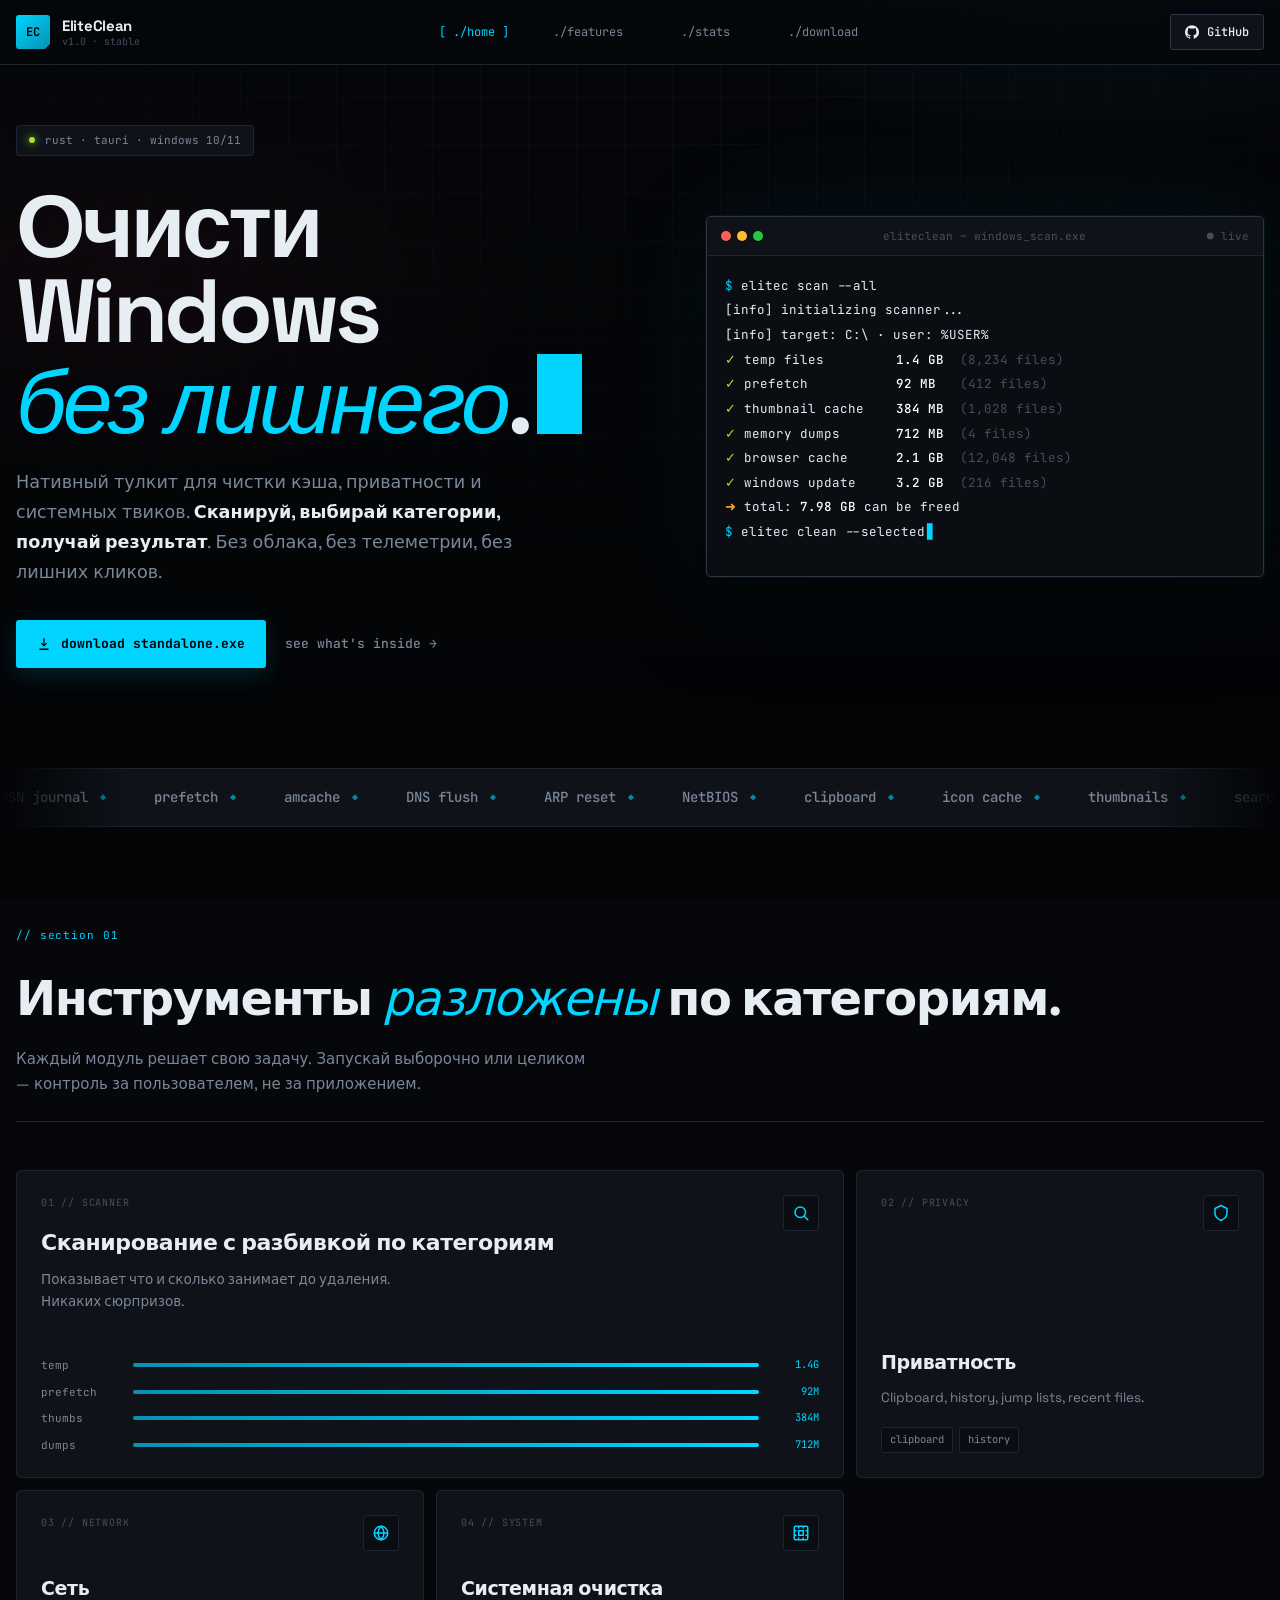
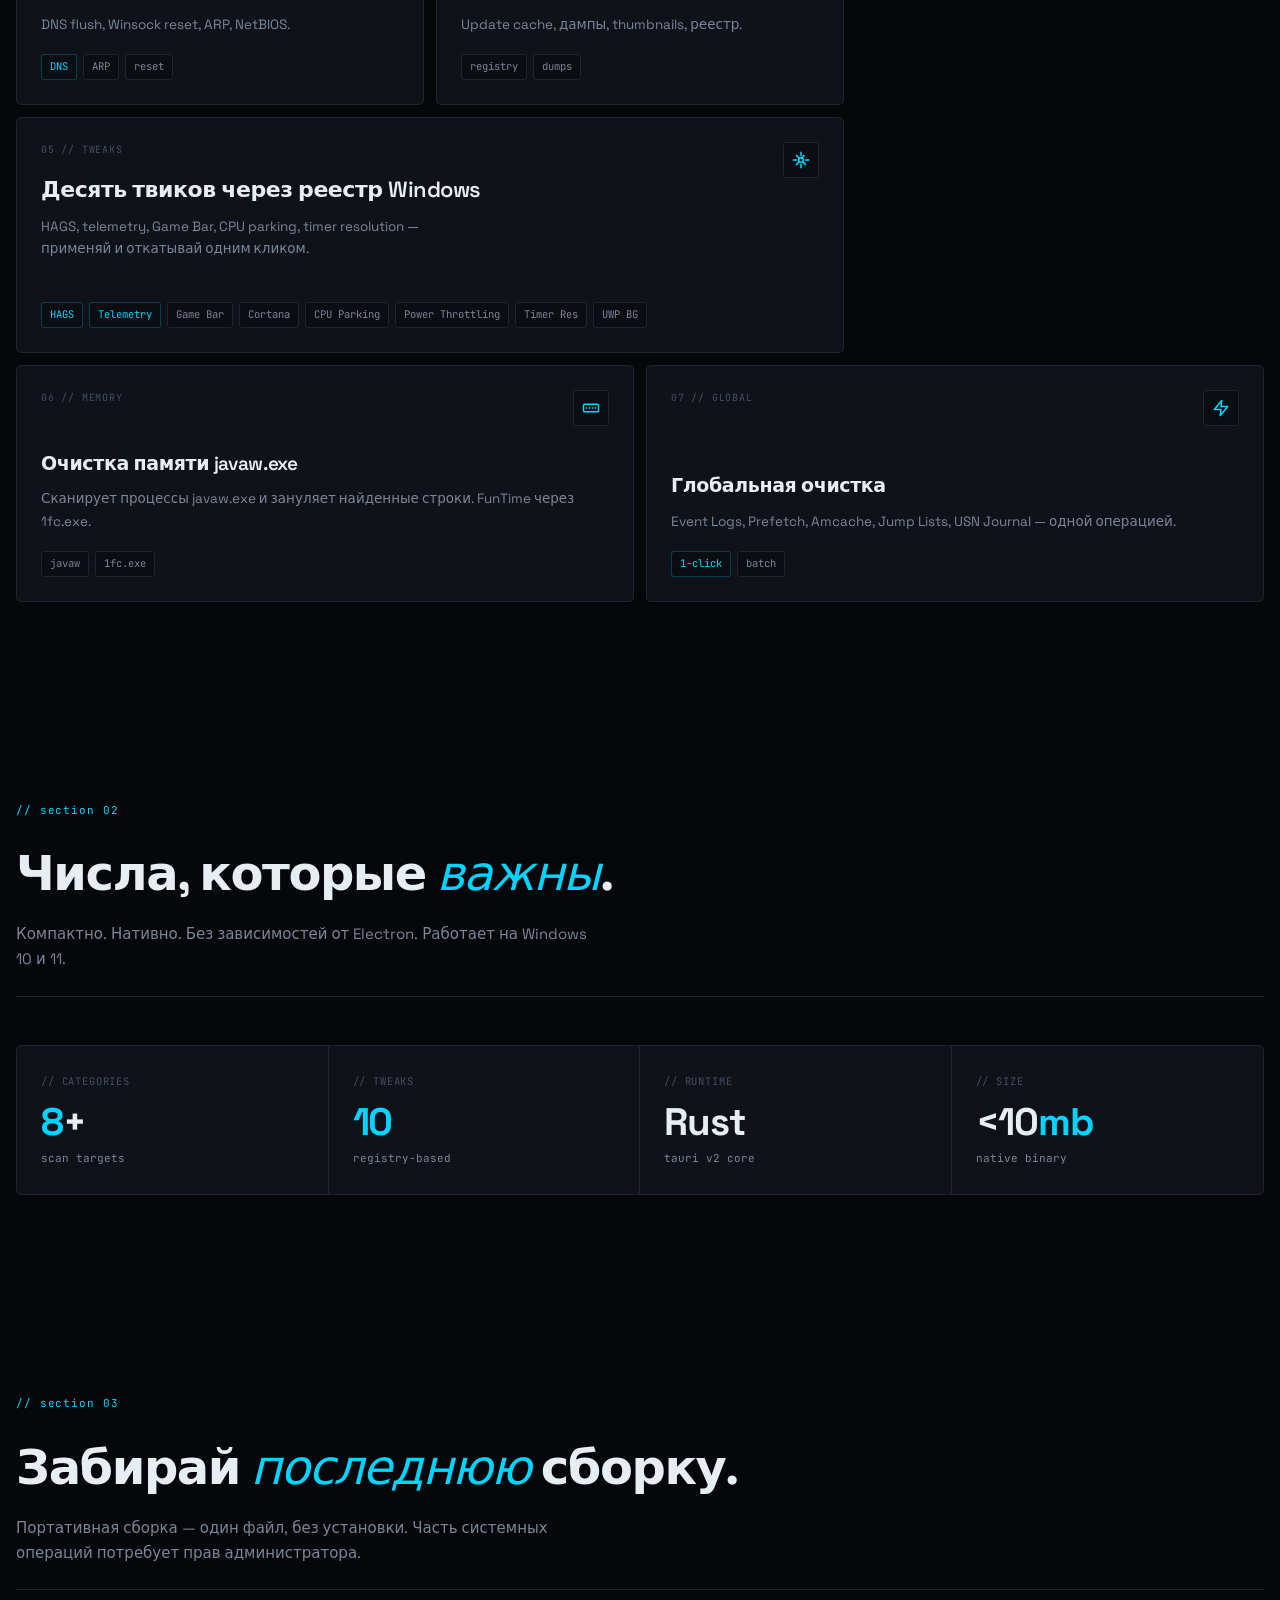
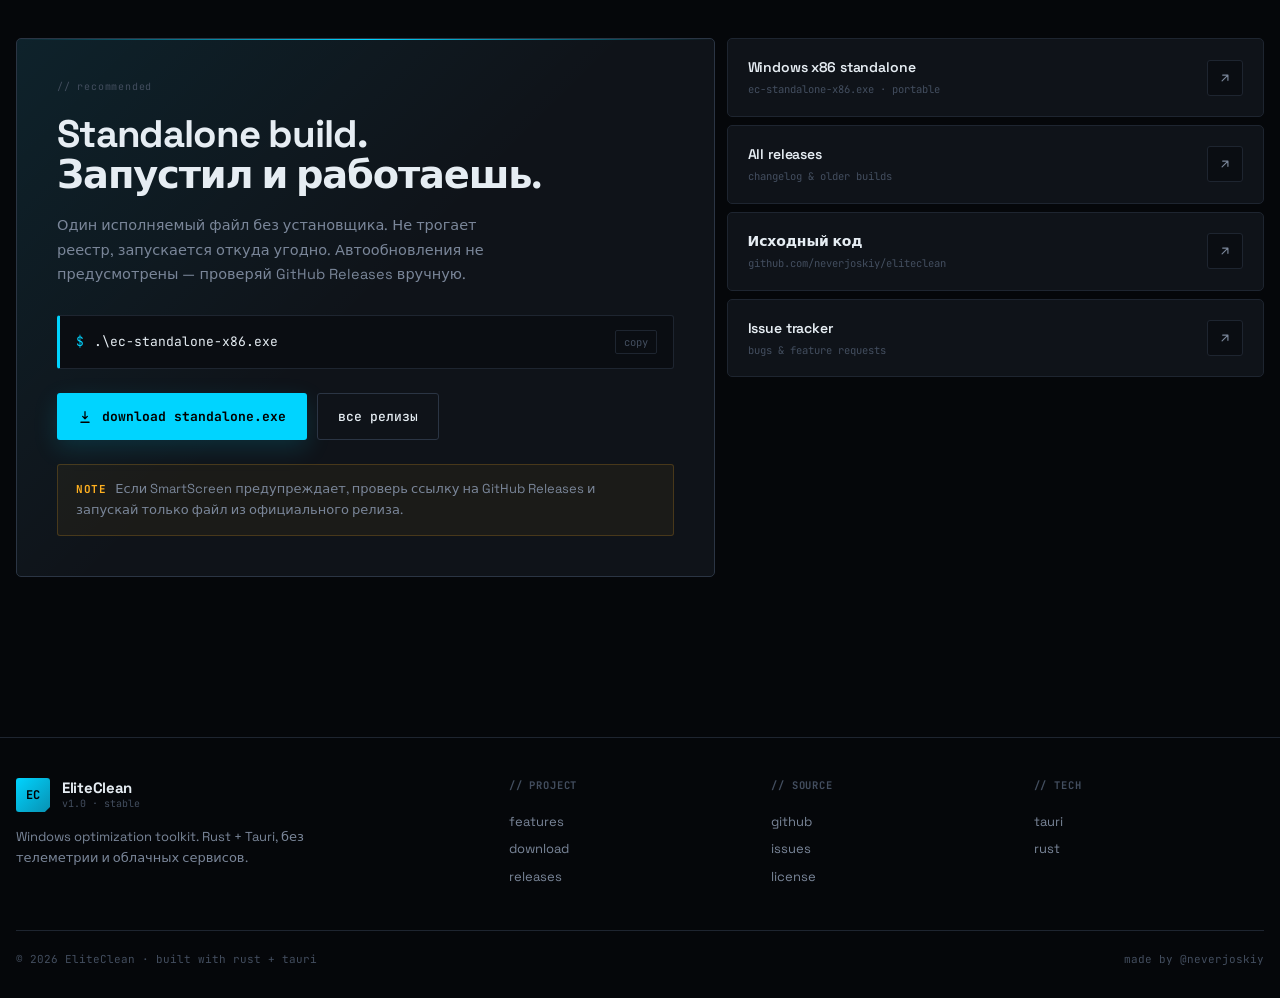
<file: index.html>
<!DOCTYPE html>
<html lang="ru">
<head>
<meta charset="UTF-8">
<meta name="viewport" content="width=device-width, initial-scale=1.0">
<meta name="color-scheme" content="dark">
<title>EliteClean // Windows optimization toolkit</title>
<meta name="description" content="EliteClean — инструмент для оптимизации Windows. Сканирование мусора, приватность, сетевые операции и системные твики в нативном Rust + Tauri приложении.">
<meta name="keywords" content="EliteClean, Windows cleaner, очистка Windows, Tauri, Rust, оптимизация">
<meta name="author" content="neverjoskiy">
<meta property="og:title" content="EliteClean // Windows optimization toolkit">
<meta property="og:description" content="Нативная утилита на Rust + Tauri: сканирование, очистка, приватность, сеть, твики.">
<meta property="og:type" content="website">
<meta name="theme-color" content="#05070a">
<link rel="icon" href="data:image/svg+xml,<svg xmlns='http://www.w3.org/2000/svg' viewBox='0 0 32 32'><rect width='32' height='32' rx='4' fill='%23050810'/><path d='M8 10L16 6L24 10V22L16 26L8 22V10Z' stroke='%2300d4ff' stroke-width='1.5' fill='none'/><circle cx='16' cy='16' r='3' fill='%2300d4ff'/></svg>">
<link rel="preconnect" href="https://fonts.googleapis.com">
<link rel="preconnect" href="https://fonts.gstatic.com" crossorigin>
<link href="https://fonts.googleapis.com/css2?family=Space+Grotesk:wght@400;500;600;700&family=JetBrains+Mono:wght@400;500;700&display=swap" rel="stylesheet">
<style>
:root{
  --bg:#05070a;
  --bg2:#0a0d12;
  --surf:#0f1319;
  --surf2:#141922;
  --line:#1e2530;
  --line-hi:#2b3544;
  --tx:#e6edf3;
  --mut:#7a8699;
  --dim:#434e5f;
  --cy:#00d4ff;
  --cy-dim:#0891b2;
  --mg:#ff3864;
  --lm:#a6e22e;
  --yl:#ffb020;
  --r:3px;
  --t:.18s ease;
}
*{box-sizing:border-box;margin:0;padding:0;-webkit-tap-highlight-color:transparent}
html{scroll-behavior:smooth;scroll-padding-top:70px}
body{
  background:var(--bg);
  color:var(--tx);
  font-family:"Space Grotesk",system-ui,sans-serif;
  font-weight:400;
  line-height:1.5;
  overflow-x:hidden;
  min-height:100vh;
  -webkit-font-smoothing:antialiased;
}
body::before{
  content:"";
  position:fixed;
  inset:0;
  z-index:0;
  pointer-events:none;
  background:
    radial-gradient(800px 400px at 85% -10%,rgba(0,212,255,.08),transparent 60%),
    radial-gradient(600px 300px at 10% 30%,rgba(255,56,100,.04),transparent 70%),
    linear-gradient(180deg,transparent 0%,rgba(0,0,0,.4) 100%);
}
body::after{
  content:"";
  position:fixed;
  inset:0;
  z-index:0;
  pointer-events:none;
  background-image:
    linear-gradient(rgba(30,37,48,.4) 1px,transparent 1px),
    linear-gradient(90deg,rgba(30,37,48,.4) 1px,transparent 1px);
  background-size:48px 48px;
  background-position:0 0;
  mask-image:radial-gradient(ellipse 100% 80% at 50% 0%,#000 20%,transparent 80%);
  opacity:.5;
}
a{color:inherit;text-decoration:none}
button{font-family:inherit;cursor:pointer;border:none;background:none;color:inherit}
code,.mono{font-family:"JetBrains Mono",ui-monospace,monospace}
.wrap{position:relative;z-index:1}
.container{width:min(1280px,calc(100% - 32px));margin:0 auto}
:focus-visible{outline:2px solid var(--cy);outline-offset:3px;border-radius:2px}
::selection{background:var(--cy);color:#000}

/* ========== NAV ========== */
.nav{
  position:sticky;top:0;z-index:40;
  background:rgba(5,7,10,.72);
  backdrop-filter:blur(20px);
  border-bottom:1px solid var(--line);
}
.nav-row{
  height:64px;
  display:flex;align-items:center;justify-content:space-between;gap:24px;
}
.logo{display:flex;align-items:center;gap:12px;min-width:max-content}
.logo-mark{
  width:34px;height:34px;
  display:grid;place-items:center;
  background:linear-gradient(135deg,var(--cy) 0%,var(--cy-dim) 100%);
  color:#000;
  font-family:"JetBrains Mono",monospace;
  font-weight:700;font-size:12px;
  border-radius:var(--r);
  box-shadow:0 0 24px rgba(0,212,255,.25);
  clip-path:polygon(0 0,100% 0,100% 85%,85% 100%,0 100%);
}
.logo-txt{line-height:1}
.logo-name{font-weight:700;font-size:15px;letter-spacing:-.02em}
.logo-ver{font-family:"JetBrains Mono",monospace;font-size:10px;color:var(--dim);margin-top:3px;display:block}
.nav-links{display:flex;gap:2px;align-items:center;font-family:"JetBrains Mono",monospace;font-size:12px}
.nav-links a{
  padding:8px 14px;
  color:var(--mut);
  border-radius:var(--r);
  transition:var(--t);
  position:relative;
}
.nav-links a::before{content:"[ ";opacity:0;transition:var(--t)}
.nav-links a::after{content:" ]";opacity:0;transition:var(--t)}
.nav-links a:hover,.nav-links a.active{color:var(--cy)}
.nav-links a:hover::before,.nav-links a.active::before,
.nav-links a:hover::after,.nav-links a.active::after{opacity:1}
.nav-cta{
  display:inline-flex;align-items:center;gap:8px;
  padding:8px 14px;
  background:var(--surf);
  border:1px solid var(--line-hi);
  border-radius:var(--r);
  font-family:"JetBrains Mono",monospace;font-size:12px;font-weight:500;
  transition:var(--t);
}
.nav-cta:hover{border-color:var(--cy);color:var(--cy);background:rgba(0,212,255,.05)}
.nav-cta svg{width:14px;height:14px}
.burger{
  display:none;
  width:38px;height:38px;
  align-items:center;justify-content:center;
  border:1px solid var(--line-hi);
  background:var(--surf);
  border-radius:var(--r);
  position:relative;
}
.burger span,.burger::before,.burger::after{
  content:"";position:absolute;
  width:16px;height:1.5px;background:var(--tx);
  transition:.25s cubic-bezier(.4,0,.2,1);
}
.burger::before{transform:translateY(-5px)}
.burger::after{transform:translateY(5px)}
.burger.open span{opacity:0}
.burger.open::before{transform:rotate(45deg)}
.burger.open::after{transform:rotate(-45deg)}

/* mobile menu */
.m-menu{
  position:fixed;inset:64px 0 0 0;z-index:35;
  background:rgba(5,7,10,.96);
  backdrop-filter:blur(24px);
  padding:24px 16px;
  display:flex;flex-direction:column;gap:4px;
  opacity:0;pointer-events:none;
  transform:translateY(-8px);
  transition:.3s cubic-bezier(.16,1,.3,1);
}
.m-menu.open{opacity:1;pointer-events:auto;transform:translateY(0)}
.m-menu a{
  padding:14px 16px;
  font-family:"JetBrains Mono",monospace;
  font-size:14px;color:var(--mut);
  border-bottom:1px solid var(--line);
}
.m-menu a:hover,.m-menu a.active{color:var(--cy)}
.m-menu .nav-cta{margin-top:16px;justify-content:center}

/* ========== HERO ========== */
.hero{padding:60px 0 100px;position:relative}
.hero-grid{
  display:grid;
  grid-template-columns:1.15fr 1fr;
  gap:48px;align-items:center;
}
.hero-tag{
  display:inline-flex;align-items:center;gap:10px;
  padding:6px 12px;
  background:var(--surf);
  border:1px solid var(--line);
  border-radius:var(--r);
  font-family:"JetBrains Mono",monospace;
  font-size:11px;color:var(--mut);
  margin-bottom:28px;
}
.dot{
  width:6px;height:6px;border-radius:50%;
  background:var(--lm);
  box-shadow:0 0 8px var(--lm);
  animation:pulse 2s infinite;
}
@keyframes pulse{0%,100%{opacity:1}50%{opacity:.4}}
h1{
  font-family:"Space Grotesk",sans-serif;
  font-size:clamp(2.8rem,7vw,6rem);
  font-weight:700;
  line-height:.95;
  letter-spacing:-.04em;
  margin-bottom:24px;
}
h1 .accent{color:var(--cy);font-style:italic;font-weight:500}
h1 .cursor{
  display:inline-block;width:.5em;height:.9em;
  background:var(--cy);margin-left:6px;
  vertical-align:-2px;
  animation:blink 1s step-end infinite;
}
@keyframes blink{0%,50%{opacity:1}51%,100%{opacity:0}}
.hero-sub{
  color:var(--mut);
  font-size:clamp(1rem,1.5vw,1.1rem);
  line-height:1.7;
  max-width:520px;
  margin-bottom:32px;
}
.hero-sub strong{color:var(--tx);font-weight:600}
.hero-actions{display:flex;flex-wrap:wrap;gap:10px}
.btn{
  display:inline-flex;align-items:center;gap:10px;
  padding:13px 20px;
  font-family:"JetBrains Mono",monospace;
  font-size:13px;font-weight:500;
  border-radius:var(--r);
  transition:var(--t);
  border:1px solid transparent;
  white-space:nowrap;
}
.btn svg{width:14px;height:14px;flex-shrink:0}
.btn-primary{
  background:var(--cy);color:#000;
  box-shadow:0 0 0 0 rgba(0,212,255,.4),0 8px 24px rgba(0,212,255,.15);
  font-weight:700;
}
.btn-primary:hover{box-shadow:0 0 0 3px rgba(0,212,255,.15),0 12px 32px rgba(0,212,255,.25);transform:translateY(-1px)}
.btn-ghost{
  background:var(--surf);color:var(--tx);
  border-color:var(--line-hi);
}
.btn-ghost:hover{border-color:var(--cy);color:var(--cy);background:rgba(0,212,255,.05)}
.btn-link{color:var(--mut);padding:13px 8px;border:1px solid transparent}
.btn-link:hover{color:var(--cy)}

/* ========== TERMINAL ========== */
.term{
  background:var(--bg2);
  border:1px solid var(--line-hi);
  border-radius:calc(var(--r) + 2px);
  overflow:hidden;
  box-shadow:
    0 0 0 1px rgba(0,212,255,.06),
    0 32px 80px rgba(0,0,0,.6),
    0 0 120px rgba(0,212,255,.08);
  font-family:"JetBrains Mono",monospace;
  font-size:12.5px;
  line-height:1.65;
}
.term-bar{
  display:flex;align-items:center;justify-content:space-between;
  padding:10px 14px;
  background:var(--surf);
  border-bottom:1px solid var(--line);
}
.term-dots{display:flex;gap:6px}
.term-dots i{width:10px;height:10px;border-radius:50%;display:block}
.term-dots i:nth-child(1){background:#ff5f56}
.term-dots i:nth-child(2){background:#ffbd2e}
.term-dots i:nth-child(3){background:#27c93f}
.term-title{font-size:11px;color:var(--dim)}
.term-body{padding:20px 18px;min-height:320px;overflow:hidden}
.term-line{margin-bottom:4px;white-space:pre-wrap;word-break:break-word}
.term-line .pr{color:var(--cy)}
.term-line .cmd{color:var(--tx)}
.term-line .ok{color:var(--lm)}
.term-line .wr{color:var(--yl)}
.term-line .er{color:var(--mg)}
.term-line .mu{color:var(--dim)}
.term-line .hi{color:#fff;font-weight:500}
.term-caret::after{
  content:"▊";color:var(--cy);
  animation:blink 1s step-end infinite;margin-left:2px;
}

/* ========== MARQUEE ========== */
.marquee{
  border-top:1px solid var(--line);
  border-bottom:1px solid var(--line);
  background:var(--surf);
  overflow:hidden;
  padding:18px 0;
  mask-image:linear-gradient(90deg,transparent 0%,#000 10%,#000 90%,transparent 100%);
}
.marquee-track{
  display:flex;gap:48px;
  animation:slide 40s linear infinite;
  white-space:nowrap;
  width:max-content;
}
.marquee-item{
  display:inline-flex;align-items:center;gap:12px;
  font-family:"JetBrains Mono",monospace;
  font-size:14px;color:var(--mut);
  font-weight:500;
}
.marquee-item .st{color:var(--cy);opacity:.6;font-size:10px}
@keyframes slide{to{transform:translateX(-50%)}}

/* ========== FEATURES ========== */
.section{padding:100px 0}
.s-head{
  display:grid;
  grid-template-columns:auto 1fr auto;
  gap:24px;align-items:end;
  margin-bottom:48px;
  padding-bottom:24px;
  border-bottom:1px solid var(--line);
}
.s-num{
  font-family:"JetBrains Mono",monospace;
  font-size:11px;color:var(--cy);
  letter-spacing:.08em;
}
.s-title{
  font-size:clamp(1.8rem,4vw,3rem);
  font-weight:700;
  letter-spacing:-.03em;
  line-height:1;
  grid-column:1/-1;
  margin-top:8px;
}
.s-title em{color:var(--cy);font-style:italic;font-weight:500}
.s-desc{
  grid-column:1/-1;
  color:var(--mut);
  font-size:15px;
  max-width:580px;
  line-height:1.65;
}

.bento{
  display:grid;
  grid-template-columns:repeat(6,1fr);
  grid-auto-rows:minmax(180px,auto);
  gap:12px;
}
.card{
  position:relative;
  background:var(--surf);
  border:1px solid var(--line);
  border-radius:calc(var(--r) + 2px);
  padding:24px;
  overflow:hidden;
  transition:var(--t);
  display:flex;flex-direction:column;
  min-height:180px;
}
.card::before{
  content:"";
  position:absolute;inset:0;
  background:radial-gradient(500px 200px at var(--mx,50%) var(--my,0%),rgba(0,212,255,.08),transparent 60%);
  opacity:0;transition:opacity .3s;
  pointer-events:none;
}
.card:hover::before{opacity:1}
.card:hover{border-color:var(--line-hi);transform:translateY(-2px)}
.card.wide{grid-column:span 4}
.card.half{grid-column:span 3}
.card.third{grid-column:span 2}
.card-head{display:flex;justify-content:space-between;align-items:start;gap:16px;margin-bottom:auto;padding-bottom:24px}
.card-ix{font-family:"JetBrains Mono",monospace;font-size:10px;color:var(--dim);letter-spacing:.08em}
.card-icon{
  width:36px;height:36px;
  display:grid;place-items:center;
  background:var(--bg2);
  border:1px solid var(--line);
  border-radius:var(--r);
  color:var(--cy);
}
.card-icon svg{width:18px;height:18px}
.card h3{
  font-size:19px;font-weight:600;
  letter-spacing:-.02em;
  margin-bottom:10px;
}
.card p{color:var(--mut);font-size:13.5px;line-height:1.65}
.card-tags{display:flex;flex-wrap:wrap;gap:6px;margin-top:18px}
.tag{
  font-family:"JetBrains Mono",monospace;
  font-size:10.5px;color:var(--mut);
  padding:4px 8px;
  background:var(--bg2);
  border:1px solid var(--line);
  border-radius:var(--r);
}
.tag.on{color:var(--cy);border-color:rgba(0,212,255,.25)}

/* visual card with animated bars */
.scan-vis{
  position:relative;
  height:100%;
  display:flex;flex-direction:column;justify-content:space-between;
}
.scan-rows{display:flex;flex-direction:column;gap:10px;margin-top:20px}
.scan-row{
  display:grid;grid-template-columns:80px 1fr 48px;align-items:center;gap:12px;
  font-family:"JetBrains Mono",monospace;font-size:11px;
}
.scan-row .lb{color:var(--mut)}
.scan-bar{height:4px;background:var(--bg2);border-radius:2px;overflow:hidden;position:relative}
.scan-bar span{
  display:block;height:100%;
  background:linear-gradient(90deg,var(--cy-dim),var(--cy));
  animation:grow 3s ease-in-out infinite;
  transform-origin:left;
}
.scan-row .vl{color:var(--cy);text-align:right;font-size:10.5px}
@keyframes grow{
  0%{transform:scaleX(0)}
  50%{transform:scaleX(var(--w,.7))}
  100%{transform:scaleX(0)}
}

/* ========== STATS ========== */
.stats{
  display:grid;
  grid-template-columns:repeat(4,1fr);
  border:1px solid var(--line);
  border-radius:calc(var(--r) + 2px);
  overflow:hidden;
  background:var(--surf);
}
.stat{
  padding:28px 24px;
  border-right:1px solid var(--line);
  position:relative;
}
.stat:last-child{border-right:0}
.stat-k{
  font-family:"JetBrains Mono",monospace;
  font-size:10.5px;color:var(--dim);
  letter-spacing:.08em;text-transform:uppercase;
  margin-bottom:14px;
}
.stat-v{
  font-size:clamp(1.8rem,3vw,2.4rem);
  font-weight:700;
  letter-spacing:-.03em;
  line-height:1;
  color:var(--tx);
}
.stat-v em{font-style:normal;color:var(--cy)}
.stat-d{
  margin-top:8px;
  font-family:"JetBrains Mono",monospace;
  font-size:11px;color:var(--mut);
}

/* ========== DOWNLOAD ========== */
.dl-wrap{
  display:grid;
  grid-template-columns:1.3fr 1fr;
  gap:12px;
  align-items:stretch;
}
.dl-main{
  background:
    linear-gradient(135deg,rgba(0,212,255,.08) 0%,transparent 50%),
    var(--surf);
  border:1px solid var(--line-hi);
  border-radius:calc(var(--r) + 2px);
  padding:40px;
  position:relative;
  overflow:hidden;
}
.dl-main::before{
  content:"";position:absolute;
  top:-1px;left:-1px;right:-1px;height:2px;
  background:linear-gradient(90deg,transparent,var(--cy),transparent);
}
.dl-main h2{
  font-size:clamp(1.6rem,3vw,2.4rem);
  font-weight:700;
  letter-spacing:-.03em;
  line-height:1.05;
  margin:20px 0 18px;
}
.dl-main p{color:var(--mut);font-size:14.5px;line-height:1.7;max-width:460px}
.dl-cmd{
  margin:28px 0 24px;
  padding:14px 16px;
  background:var(--bg2);
  border:1px solid var(--line);
  border-left:3px solid var(--cy);
  border-radius:var(--r);
  font-family:"JetBrains Mono",monospace;
  font-size:13px;
  display:flex;align-items:center;gap:10px;
}
.dl-cmd .pr{color:var(--cy);flex-shrink:0}
.dl-cmd .tx{color:var(--tx)}
.dl-cmd .cp{
  margin-left:auto;
  font-size:10.5px;color:var(--dim);
  padding:4px 8px;
  border:1px solid var(--line);
  border-radius:2px;
  transition:var(--t);
}
.dl-cmd .cp:hover{color:var(--cy);border-color:var(--cy)}
.dl-buttons{display:flex;flex-wrap:wrap;gap:10px}

.dl-list{
  display:flex;flex-direction:column;gap:8px;
}
.dl-row{
  display:flex;align-items:center;justify-content:space-between;gap:16px;
  padding:18px 20px;
  background:var(--surf);
  border:1px solid var(--line);
  border-radius:calc(var(--r) + 2px);
  transition:var(--t);
}
.dl-row:hover{border-color:var(--line-hi);background:var(--surf2)}
.dl-row-tx{min-width:0}
.dl-row-name{font-weight:600;font-size:14px;letter-spacing:-.01em}
.dl-row-meta{
  margin-top:4px;
  font-family:"JetBrains Mono",monospace;
  font-size:10.5px;color:var(--dim);
}
.dl-row-arr{
  width:36px;height:36px;
  display:grid;place-items:center;
  background:var(--bg2);
  border:1px solid var(--line);
  border-radius:var(--r);
  color:var(--mut);
  transition:var(--t);
  flex-shrink:0;
}
.dl-row-arr svg{width:14px;height:14px;transition:var(--t)}
.dl-row:hover .dl-row-arr{background:var(--cy);border-color:var(--cy);color:#000}
.dl-row:hover .dl-row-arr svg{transform:translate(2px,-2px)}

.warn{
  margin-top:24px;
  padding:14px 18px;
  background:rgba(255,176,32,.05);
  border:1px solid rgba(255,176,32,.2);
  border-radius:var(--r);
  font-size:13px;color:var(--mut);
  line-height:1.6;
}
.warn strong{color:var(--yl);font-family:"JetBrains Mono",monospace;font-size:11px;text-transform:uppercase;letter-spacing:.05em;display:inline-block;margin-right:6px}

/* ========== FOOTER ========== */
footer{
  border-top:1px solid var(--line);
  padding:40px 0 30px;
  margin-top:60px;
}
.foot{
  display:grid;
  grid-template-columns:2fr 1fr 1fr 1fr;
  gap:32px;
  align-items:start;
}
.foot-brand{max-width:320px}
.foot-brand p{
  color:var(--mut);font-size:13px;line-height:1.65;
  margin-top:14px;
}
.foot-col h4{
  font-family:"JetBrains Mono",monospace;
  font-size:10.5px;color:var(--dim);
  text-transform:uppercase;letter-spacing:.08em;
  margin-bottom:14px;
}
.foot-col a{
  display:block;
  font-size:13px;color:var(--mut);
  padding:4px 0;
  transition:var(--t);
}
.foot-col a:hover{color:var(--cy)}
.foot-btm{
  margin-top:40px;padding-top:20px;
  border-top:1px solid var(--line);
  display:flex;justify-content:space-between;align-items:center;gap:16px;
  font-family:"JetBrains Mono",monospace;
  font-size:11px;color:var(--dim);
  flex-wrap:wrap;
}

/* reveal anim */
[data-r]{opacity:0;transform:translateY(20px);transition:opacity .7s cubic-bezier(.16,1,.3,1),transform .7s cubic-bezier(.16,1,.3,1)}
[data-r].in{opacity:1;transform:translateY(0)}

/* back to top */
.top{
  position:fixed;bottom:24px;right:24px;z-index:30;
  width:42px;height:42px;
  background:var(--surf);
  border:1px solid var(--line-hi);
  border-radius:var(--r);
  display:grid;place-items:center;
  color:var(--mut);
  opacity:0;pointer-events:none;
  transform:translateY(8px);
  transition:.3s cubic-bezier(.16,1,.3,1);
}
.top.show{opacity:1;pointer-events:auto;transform:translateY(0)}
.top:hover{border-color:var(--cy);color:var(--cy);background:rgba(0,212,255,.05)}
.top svg{width:16px;height:16px}

/* ========== RESPONSIVE ========== */
@media(max-width:980px){
  .nav-links{display:none}
  .burger{display:inline-flex}
  .nav-cta.desktop{display:none}
  .hero{padding:40px 0 70px}
  .hero-grid{grid-template-columns:1fr;gap:36px}
  .stats{grid-template-columns:repeat(2,1fr)}
  .stat:nth-child(2){border-right:0}
  .stat:nth-child(1),.stat:nth-child(2){border-bottom:1px solid var(--line)}
  .bento{grid-template-columns:repeat(2,1fr)}
  .card.wide,.card.half,.card.third{grid-column:span 2}
  .dl-wrap{grid-template-columns:1fr}
  .foot{grid-template-columns:1fr 1fr;gap:32px 24px}
  .foot-brand{grid-column:1/-1;max-width:100%}
}
@media(max-width:560px){
  .container{width:min(100% - 24px,1280px)}
  .nav-row{height:58px}
  .logo-ver{display:none}
  .section{padding:70px 0}
  .s-head{margin-bottom:32px}
  .bento{grid-template-columns:1fr;gap:10px}
  .card.wide,.card.half,.card.third{grid-column:auto}
  .stats{grid-template-columns:1fr}
  .stat{border-right:0!important;border-bottom:1px solid var(--line)}
  .stat:last-child{border-bottom:0}
  .dl-main{padding:28px 24px}
  .btn{width:100%;justify-content:center}
  .hero-actions{flex-direction:column}
  .hero-actions .btn{width:100%}
  .foot{grid-template-columns:1fr}
  .foot-btm{flex-direction:column;align-items:flex-start}
  .top{bottom:16px;right:16px;width:40px;height:40px}
}
</style>
</head>
<body>
<div class="wrap">

<header class="nav">
  <div class="container nav-row">
    <a class="logo" href="#home" aria-label="EliteClean">
      <span class="logo-mark">EC</span>
      <span class="logo-txt">
        <span class="logo-name">EliteClean</span>
        <span class="logo-ver">v1.0 · stable</span>
      </span>
    </a>
    <nav class="nav-links" aria-label="Навигация">
      <a href="#home" class="active">./home</a>
      <a href="#features">./features</a>
      <a href="#stats">./stats</a>
      <a href="#download">./download</a>
    </nav>
    <a class="nav-cta desktop" href="https://github.com/neverjoskiy/eliteclean" target="_blank" rel="noopener">
      <svg viewBox="0 0 24 24" fill="currentColor"><path d="M12 .3a12 12 0 0 0-3.8 23.38c.6.12.83-.26.83-.58v-2.03c-3.34.73-4.04-1.61-4.04-1.61-.54-1.39-1.33-1.76-1.33-1.76-1.09-.74.08-.73.08-.73 1.2.08 1.84 1.24 1.84 1.24 1.07 1.83 2.81 1.3 3.5.99.1-.77.42-1.3.76-1.6-2.67-.3-5.47-1.33-5.47-5.93 0-1.31.47-2.38 1.24-3.22-.12-.3-.54-1.53.12-3.18 0 0 1-.32 3.3 1.23a11.44 11.44 0 0 1 6 0c2.3-1.55 3.3-1.23 3.3-1.23.66 1.65.24 2.88.12 3.18.77.84 1.23 1.91 1.23 3.22 0 4.61-2.8 5.62-5.47 5.92.43.37.81 1.1.81 2.22v3.29c0 .32.22.71.83.58A12 12 0 0 0 12 .3Z"/></svg>
      GitHub
    </a>
    <button class="burger" id="burger" aria-label="Меню" aria-expanded="false"><span></span></button>
  </div>
  <div class="m-menu" id="mmenu" aria-hidden="true">
    <a href="#home" data-mlink>./home</a>
    <a href="#features" data-mlink>./features</a>
    <a href="#stats" data-mlink>./stats</a>
    <a href="#download" data-mlink>./download</a>
    <a class="nav-cta" href="https://github.com/neverjoskiy/eliteclean" target="_blank" rel="noopener">
      <svg viewBox="0 0 24 24" fill="currentColor" style="width:14px;height:14px"><path d="M12 .3a12 12 0 0 0-3.8 23.38c.6.12.83-.26.83-.58v-2.03c-3.34.73-4.04-1.61-4.04-1.61-.54-1.39-1.33-1.76-1.33-1.76-1.09-.74.08-.73.08-.73 1.2.08 1.84 1.24 1.84 1.24 1.07 1.83 2.81 1.3 3.5.99.1-.77.42-1.3.76-1.6-2.67-.3-5.47-1.33-5.47-5.93 0-1.31.47-2.38 1.24-3.22-.12-.3-.54-1.53.12-3.18 0 0 1-.32 3.3 1.23a11.44 11.44 0 0 1 6 0c2.3-1.55 3.3-1.23 3.3-1.23.66 1.65.24 2.88.12 3.18.77.84 1.23 1.91 1.23 3.22 0 4.61-2.8 5.62-5.47 5.92.43.37.81 1.1.81 2.22v3.29c0 .32.22.71.83.58A12 12 0 0 0 12 .3Z"/></svg>
      GitHub
    </a>
  </div>
</header>

<main>

<section class="hero" id="home">
  <div class="container hero-grid">
    <div>
      <div class="hero-tag">
        <span class="dot"></span>
        <span>rust · tauri · windows 10/11</span>
      </div>
      <h1>
        Очисти Windows<br>
        <span class="accent">без лишнего</span>.<span class="cursor"></span>
      </h1>
      <p class="hero-sub">
        Нативный тулкит для чистки кэша, приватности и системных твиков. <strong>Сканируй, выбирай категории, получай результат</strong>. Без облака, без телеметрии, без лишних кликов.
      </p>
      <div class="hero-actions">
        <a class="btn btn-primary" href="https://github.com/neverjoskiy/eliteclean/releases/download/setupus/ec-standalone-x86.exe" target="_blank" rel="noopener">
          <svg viewBox="0 0 24 24" fill="none" stroke="currentColor" stroke-width="2.2"><path d="M12 3v12m0 0-4-4m4 4 4-4M5 21h14" stroke-linecap="round" stroke-linejoin="round"/></svg>
          download standalone.exe
        </a>
        <a class="btn btn-link" href="#features">see what's inside →</a>
      </div>
    </div>

    <div class="term" aria-hidden="true">
      <div class="term-bar">
        <div class="term-dots"><i></i><i></i><i></i></div>
        <div class="term-title">eliteclean ~ windows_scan.exe</div>
        <div class="term-title">● live</div>
      </div>
      <div class="term-body" id="term-body">
        <div class="term-line"><span class="pr">$</span> <span class="cmd">elitec scan --all</span></div>
        <div class="term-line mu">[info] initializing scanner...</div>
        <div class="term-line mu">[info] target: C:\ · user: %USER%</div>
        <div class="term-line"></div>
        <div class="term-line"><span class="ok">✓</span> temp files         <span class="hi">1.4 GB</span>  <span class="mu">(8,234 files)</span></div>
        <div class="term-line"><span class="ok">✓</span> prefetch           <span class="hi">92 MB</span>   <span class="mu">(412 files)</span></div>
        <div class="term-line"><span class="ok">✓</span> thumbnail cache    <span class="hi">384 MB</span>  <span class="mu">(1,028 files)</span></div>
        <div class="term-line"><span class="ok">✓</span> memory dumps       <span class="hi">712 MB</span>  <span class="mu">(4 files)</span></div>
        <div class="term-line"><span class="ok">✓</span> browser cache      <span class="hi">2.1 GB</span>  <span class="mu">(12,048 files)</span></div>
        <div class="term-line"><span class="ok">✓</span> windows update     <span class="hi">3.2 GB</span>  <span class="mu">(216 files)</span></div>
        <div class="term-line"></div>
        <div class="term-line"><span class="wr">➜</span> total: <span class="hi">7.98 GB</span> can be freed</div>
        <div class="term-line"></div>
        <div class="term-line"><span class="pr">$</span> <span class="cmd">elitec clean --selected</span><span class="term-caret"></span></div>
      </div>
    </div>
  </div>
</section>

<section class="marquee" aria-hidden="true">
  <div class="marquee-track" id="marquee">
    <span class="marquee-item">USN journal<span class="st">◆</span></span>
    <span class="marquee-item">prefetch<span class="st">◆</span></span>
    <span class="marquee-item">amcache<span class="st">◆</span></span>
    <span class="marquee-item">DNS flush<span class="st">◆</span></span>
    <span class="marquee-item">ARP reset<span class="st">◆</span></span>
    <span class="marquee-item">NetBIOS<span class="st">◆</span></span>
    <span class="marquee-item">clipboard<span class="st">◆</span></span>
    <span class="marquee-item">icon cache<span class="st">◆</span></span>
    <span class="marquee-item">thumbnails<span class="st">◆</span></span>
    <span class="marquee-item">search history<span class="st">◆</span></span>
    <span class="marquee-item">run history<span class="st">◆</span></span>
    <span class="marquee-item">memory dumps<span class="st">◆</span></span>
    <span class="marquee-item">registry<span class="st">◆</span></span>
    <span class="marquee-item">HAGS<span class="st">◆</span></span>
    <span class="marquee-item">telemetry<span class="st">◆</span></span>
    <span class="marquee-item">cortana<span class="st">◆</span></span>
    <span class="marquee-item">game bar<span class="st">◆</span></span>
    <span class="marquee-item">CPU parking<span class="st">◆</span></span>
    <span class="marquee-item">power throttling<span class="st">◆</span></span>
    <span class="marquee-item">timer resolution<span class="st">◆</span></span>
  </div>
</section>

<section class="section" id="features">
  <div class="container">
    <div class="s-head" data-r>
      <span class="s-num">// section 01</span>
      <h2 class="s-title">Инструменты <em>разложены</em> по категориям.</h2>
      <p class="s-desc">Каждый модуль решает свою задачу. Запускай выборочно или целиком — контроль за пользователем, не за приложением.</p>
    </div>

    <div class="bento">
      <article class="card wide" data-r style="min-height:280px">
        <div class="card-head">
          <div>
            <div class="card-ix">01 // SCANNER</div>
            <h3 style="margin-top:16px;font-size:22px">Сканирование с разбивкой по категориям</h3>
            <p style="max-width:380px;margin-top:10px">Показывает что и сколько занимает до удаления. Никаких сюрпризов.</p>
          </div>
          <div class="card-icon">
            <svg viewBox="0 0 24 24" fill="none" stroke="currentColor" stroke-width="2"><circle cx="11" cy="11" r="7"/><path d="m21 21-4.3-4.3" stroke-linecap="round"/></svg>
          </div>
        </div>
        <div class="scan-vis">
          <div class="scan-rows">
            <div class="scan-row"><span class="lb">temp</span><div class="scan-bar"><span style="--w:.85;animation-delay:0s"></span></div><span class="vl">1.4G</span></div>
            <div class="scan-row"><span class="lb">prefetch</span><div class="scan-bar"><span style="--w:.35;animation-delay:.3s"></span></div><span class="vl">92M</span></div>
            <div class="scan-row"><span class="lb">thumbs</span><div class="scan-bar"><span style="--w:.55;animation-delay:.6s"></span></div><span class="vl">384M</span></div>
            <div class="scan-row"><span class="lb">dumps</span><div class="scan-bar"><span style="--w:.7;animation-delay:.9s"></span></div><span class="vl">712M</span></div>
          </div>
        </div>
      </article>

      <article class="card third" data-r>
        <div class="card-head">
          <div class="card-ix">02 // PRIVACY</div>
          <div class="card-icon">
            <svg viewBox="0 0 24 24" fill="none" stroke="currentColor" stroke-width="2"><path d="M12 2 4 6v6c0 5 3.5 8 8 10 4.5-2 8-5 8-10V6l-8-4Z" stroke-linejoin="round"/></svg>
          </div>
        </div>
        <h3>Приватность</h3>
        <p>Clipboard, history, jump lists, recent files.</p>
        <div class="card-tags">
          <span class="tag">clipboard</span>
          <span class="tag">history</span>
        </div>
      </article>

      <article class="card third" data-r>
        <div class="card-head">
          <div class="card-ix">03 // NETWORK</div>
          <div class="card-icon">
            <svg viewBox="0 0 24 24" fill="none" stroke="currentColor" stroke-width="2"><circle cx="12" cy="12" r="9"/><path d="M3 12h18M12 3c2.5 2.7 4 6.4 4 9s-1.5 6.3-4 9c-2.5-2.7-4-6.4-4-9s1.5-6.3 4-9Z"/></svg>
          </div>
        </div>
        <h3>Сеть</h3>
        <p>DNS flush, Winsock reset, ARP, NetBIOS.</p>
        <div class="card-tags">
          <span class="tag on">DNS</span>
          <span class="tag">ARP</span>
          <span class="tag">reset</span>
        </div>
      </article>

      <article class="card third" data-r>
        <div class="card-head">
          <div class="card-ix">04 // SYSTEM</div>
          <div class="card-icon">
            <svg viewBox="0 0 24 24" fill="none" stroke="currentColor" stroke-width="2"><rect x="3" y="3" width="18" height="18" rx="2"/><path d="M9 9h6v6H9z"/><path d="M9 3v3M15 3v3M9 18v3M15 18v3M3 9h3M3 15h3M18 9h3M18 15h3"/></svg>
          </div>
        </div>
        <h3>Системная очистка</h3>
        <p>Update cache, дампы, thumbnails, реестр.</p>
        <div class="card-tags">
          <span class="tag">registry</span>
          <span class="tag">dumps</span>
        </div>
      </article>

      <article class="card wide" data-r>
        <div class="card-head">
          <div>
            <div class="card-ix">05 // TWEAKS</div>
            <h3 style="margin-top:16px;font-size:22px">Десять твиков через реестр Windows</h3>
            <p style="max-width:420px;margin-top:10px">HAGS, telemetry, Game Bar, CPU parking, timer resolution — применяй и откатывай одним кликом.</p>
          </div>
          <div class="card-icon">
            <svg viewBox="0 0 24 24" fill="none" stroke="currentColor" stroke-width="2"><circle cx="12" cy="12" r="3"/><path d="M12 1v6m0 10v6m11-11h-6M7 12H1m15.5-6.5-4.3 4.3M9.8 14.2l-4.3 4.3m0-13 4.3 4.3m4.4 4.4 4.3 4.3"/></svg>
          </div>
        </div>
        <div class="card-tags">
          <span class="tag on">HAGS</span>
          <span class="tag on">Telemetry</span>
          <span class="tag">Game Bar</span>
          <span class="tag">Cortana</span>
          <span class="tag">CPU Parking</span>
          <span class="tag">Power Throttling</span>
          <span class="tag">Timer Res</span>
          <span class="tag">UWP BG</span>
        </div>
      </article>

      <article class="card half" data-r>
        <div class="card-head">
          <div class="card-ix">06 // MEMORY</div>
          <div class="card-icon">
            <svg viewBox="0 0 24 24" fill="none" stroke="currentColor" stroke-width="2"><rect x="2" y="7" width="20" height="10" rx="1.5"/><path d="M6 11v2M10 11v2M14 11v2M18 11v2"/></svg>
          </div>
        </div>
        <h3>Очистка памяти javaw.exe</h3>
        <p>Сканирует процессы javaw.exe и зануляет найденные строки. FunTime через 1fc.exe.</p>
        <div class="card-tags">
          <span class="tag">javaw</span>
          <span class="tag">1fc.exe</span>
        </div>
      </article>

      <article class="card half" data-r>
        <div class="card-head">
          <div class="card-ix">07 // GLOBAL</div>
          <div class="card-icon">
            <svg viewBox="0 0 24 24" fill="none" stroke="currentColor" stroke-width="2"><polygon points="13 2 3 14 12 14 11 22 21 10 12 10 13 2" stroke-linejoin="round"/></svg>
          </div>
        </div>
        <h3>Глобальная очистка</h3>
        <p>Event Logs, Prefetch, Amcache, Jump Lists, USN Journal — одной операцией.</p>
        <div class="card-tags">
          <span class="tag on">1-click</span>
          <span class="tag">batch</span>
        </div>
      </article>
    </div>
  </div>
</section>

<section class="section" id="stats">
  <div class="container">
    <div class="s-head" data-r>
      <span class="s-num">// section 02</span>
      <h2 class="s-title">Числа, которые <em>важны</em>.</h2>
      <p class="s-desc">Компактно. Нативно. Без зависимостей от Electron. Работает на Windows 10 и 11.</p>
    </div>

    <div class="stats" data-r>
      <div class="stat">
        <div class="stat-k">// categories</div>
        <div class="stat-v"><em>8</em>+</div>
        <div class="stat-d">scan targets</div>
      </div>
      <div class="stat">
        <div class="stat-k">// tweaks</div>
        <div class="stat-v"><em>10</em></div>
        <div class="stat-d">registry-based</div>
      </div>
      <div class="stat">
        <div class="stat-k">// runtime</div>
        <div class="stat-v">Rust</div>
        <div class="stat-d">tauri v2 core</div>
      </div>
      <div class="stat">
        <div class="stat-k">// size</div>
        <div class="stat-v">&lt;10<em>mb</em></div>
        <div class="stat-d">native binary</div>
      </div>
    </div>
  </div>
</section>

<section class="section" id="download">
  <div class="container">
    <div class="s-head" data-r>
      <span class="s-num">// section 03</span>
      <h2 class="s-title">Забирай <em>последнюю</em> сборку.</h2>
      <p class="s-desc">Портативная сборка — один файл, без установки. Часть системных операций потребует прав администратора.</p>
    </div>

    <div class="dl-wrap">
      <div class="dl-main" data-r>
        <div class="card-ix">// recommended</div>
        <h2>Standalone build.<br>Запустил и работаешь.</h2>
        <p>Один исполняемый файл без установщика. Не трогает реестр, запускается откуда угодно. Автообновления не предусмотрены — проверяй GitHub Releases вручную.</p>
        <div class="dl-cmd">
          <span class="pr">$</span>
          <span class="tx" id="dl-cmd-tx">.\ec-standalone-x86.exe</span>
          <button class="cp" id="cp-btn" type="button" aria-label="Скопировать">copy</button>
        </div>
        <div class="dl-buttons">
          <a class="btn btn-primary" href="https://github.com/neverjoskiy/eliteclean/releases/download/setupus/ec-standalone-x86.exe" target="_blank" rel="noopener">
            <svg viewBox="0 0 24 24" fill="none" stroke="currentColor" stroke-width="2.2"><path d="M12 3v12m0 0-4-4m4 4 4-4M5 21h14" stroke-linecap="round" stroke-linejoin="round"/></svg>
            download standalone.exe
          </a>
          <a class="btn btn-ghost" href="https://github.com/neverjoskiy/eliteclean/releases" target="_blank" rel="noopener">все релизы</a>
        </div>
        <div class="warn">
          <strong>note</strong>
          Если SmartScreen предупреждает, проверь ссылку на GitHub Releases и запускай только файл из официального релиза.
        </div>
      </div>

      <div class="dl-list">
        <a class="dl-row" data-r href="https://github.com/neverjoskiy/eliteclean/releases/download/setupus/ec-standalone-x86.exe" target="_blank" rel="noopener">
          <div class="dl-row-tx">
            <div class="dl-row-name">Windows x86 standalone</div>
            <div class="dl-row-meta">ec-standalone-x86.exe · portable</div>
          </div>
          <div class="dl-row-arr">
            <svg viewBox="0 0 24 24" fill="none" stroke="currentColor" stroke-width="2"><path d="M7 17 17 7M8 7h9v9" stroke-linecap="round" stroke-linejoin="round"/></svg>
          </div>
        </a>
        <a class="dl-row" data-r href="https://github.com/neverjoskiy/eliteclean/releases" target="_blank" rel="noopener">
          <div class="dl-row-tx">
            <div class="dl-row-name">All releases</div>
            <div class="dl-row-meta">changelog & older builds</div>
          </div>
          <div class="dl-row-arr">
            <svg viewBox="0 0 24 24" fill="none" stroke="currentColor" stroke-width="2"><path d="M7 17 17 7M8 7h9v9" stroke-linecap="round" stroke-linejoin="round"/></svg>
          </div>
        </a>
        <a class="dl-row" data-r href="https://github.com/neverjoskiy/eliteclean" target="_blank" rel="noopener">
          <div class="dl-row-tx">
            <div class="dl-row-name">Исходный код</div>
            <div class="dl-row-meta">github.com/neverjoskiy/eliteclean</div>
          </div>
          <div class="dl-row-arr">
            <svg viewBox="0 0 24 24" fill="none" stroke="currentColor" stroke-width="2"><path d="M7 17 17 7M8 7h9v9" stroke-linecap="round" stroke-linejoin="round"/></svg>
          </div>
        </a>
        <a class="dl-row" data-r href="https://github.com/neverjoskiy/eliteclean/issues" target="_blank" rel="noopener">
          <div class="dl-row-tx">
            <div class="dl-row-name">Issue tracker</div>
            <div class="dl-row-meta">bugs & feature requests</div>
          </div>
          <div class="dl-row-arr">
            <svg viewBox="0 0 24 24" fill="none" stroke="currentColor" stroke-width="2"><path d="M7 17 17 7M8 7h9v9" stroke-linecap="round" stroke-linejoin="round"/></svg>
          </div>
        </a>
      </div>
    </div>
  </div>
</section>

</main>

<footer>
  <div class="container">
    <div class="foot">
      <div class="foot-brand">
        <a class="logo" href="#home">
          <span class="logo-mark">EC</span>
          <span class="logo-txt">
            <span class="logo-name">EliteClean</span>
            <span class="logo-ver">v1.0 · stable</span>
          </span>
        </a>
        <p>Windows optimization toolkit. Rust + Tauri, без телеметрии и облачных сервисов.</p>
      </div>
      <div class="foot-col">
        <h4>// project</h4>
        <a href="#features">features</a>
        <a href="#download">download</a>
        <a href="https://github.com/neverjoskiy/eliteclean/releases" target="_blank" rel="noopener">releases</a>
      </div>
      <div class="foot-col">
        <h4>// source</h4>
        <a href="https://github.com/neverjoskiy/eliteclean" target="_blank" rel="noopener">github</a>
        <a href="https://github.com/neverjoskiy/eliteclean/issues" target="_blank" rel="noopener">issues</a>
        <a href="https://github.com/neverjoskiy/eliteclean/blob/main/LICENSE" target="_blank" rel="noopener">license</a>
      </div>
      <div class="foot-col">
        <h4>// tech</h4>
        <a href="https://tauri.app" target="_blank" rel="noopener">tauri</a>
        <a href="https://www.rust-lang.org" target="_blank" rel="noopener">rust</a>
      </div>
    </div>
    <div class="foot-btm">
      <span>© 2026 EliteClean · built with rust + tauri</span>
      <span>made by @neverjoskiy</span>
    </div>
  </div>
</footer>

<button class="top" id="top" aria-label="Наверх">
  <svg viewBox="0 0 24 24" fill="none" stroke="currentColor" stroke-width="2.2"><path d="m6 15 6-6 6 6" stroke-linecap="round" stroke-linejoin="round"/></svg>
</button>

</div>

<script>
(function(){
  // mobile menu
  var burger=document.getElementById('burger');
  var mmenu=document.getElementById('mmenu');
  var mlinks=document.querySelectorAll('[data-mlink]');
  function toggle(open){
    var o = typeof open==='boolean'?open:!burger.classList.contains('open');
    burger.classList.toggle('open',o);
    mmenu.classList.toggle('open',o);
    burger.setAttribute('aria-expanded',o);
    mmenu.setAttribute('aria-hidden',!o);
    document.body.style.overflow=o?'hidden':'';
  }
  burger.addEventListener('click',function(){toggle()});
  mlinks.forEach(function(l){l.addEventListener('click',function(){toggle(false)})});

  // active section tracking
  var sections=document.querySelectorAll('section[id]');
  var navA=document.querySelectorAll('.nav-links a');
  var mnavA=document.querySelectorAll('.m-menu a[href^="#"]');
  var io=new IntersectionObserver(function(es){
    es.forEach(function(e){
      if(!e.isIntersecting)return;
      var id=e.target.id;
      navA.forEach(function(a){a.classList.toggle('active',a.getAttribute('href')==='#'+id)});
      mnavA.forEach(function(a){a.classList.toggle('active',a.getAttribute('href')==='#'+id)});
    });
  },{threshold:.35});
  sections.forEach(function(s){io.observe(s)});

  // reveal
  var rio=new IntersectionObserver(function(es){
    es.forEach(function(e){if(e.isIntersecting){e.target.classList.add('in');rio.unobserve(e.target)}});
  },{threshold:.12,rootMargin:'0px 0px -40px 0px'});
  document.querySelectorAll('[data-r]').forEach(function(el){rio.observe(el)});

  // scroll top
  var top=document.getElementById('top');
  window.addEventListener('scroll',function(){top.classList.toggle('show',window.scrollY>500)},{passive:true});
  top.addEventListener('click',function(){window.scrollTo({top:0,behavior:'smooth'})});

  // parallax glow on cards
  document.querySelectorAll('.card').forEach(function(c){
    c.addEventListener('mousemove',function(e){
      var r=c.getBoundingClientRect();
      c.style.setProperty('--mx',((e.clientX-r.left)/r.width*100)+'%');
      c.style.setProperty('--my',((e.clientY-r.top)/r.height*100)+'%');
    });
  });

  // duplicate marquee for seamless loop
  var mq=document.getElementById('marquee');
  if(mq){mq.innerHTML+=mq.innerHTML}

  // copy command
  var cpBtn=document.getElementById('cp-btn');
  var cmdTx=document.getElementById('dl-cmd-tx');
  if(cpBtn&&cmdTx){
    cpBtn.addEventListener('click',function(){
      var txt=cmdTx.textContent;
      if(navigator.clipboard){navigator.clipboard.writeText(txt)}
      var o=cpBtn.textContent;
      cpBtn.textContent='copied';
      cpBtn.style.color='var(--lm)';
      cpBtn.style.borderColor='var(--lm)';
      setTimeout(function(){cpBtn.textContent=o;cpBtn.style.color='';cpBtn.style.borderColor=''},1500);
    });
  }
})();
</script>
</body>
</html>
</file>
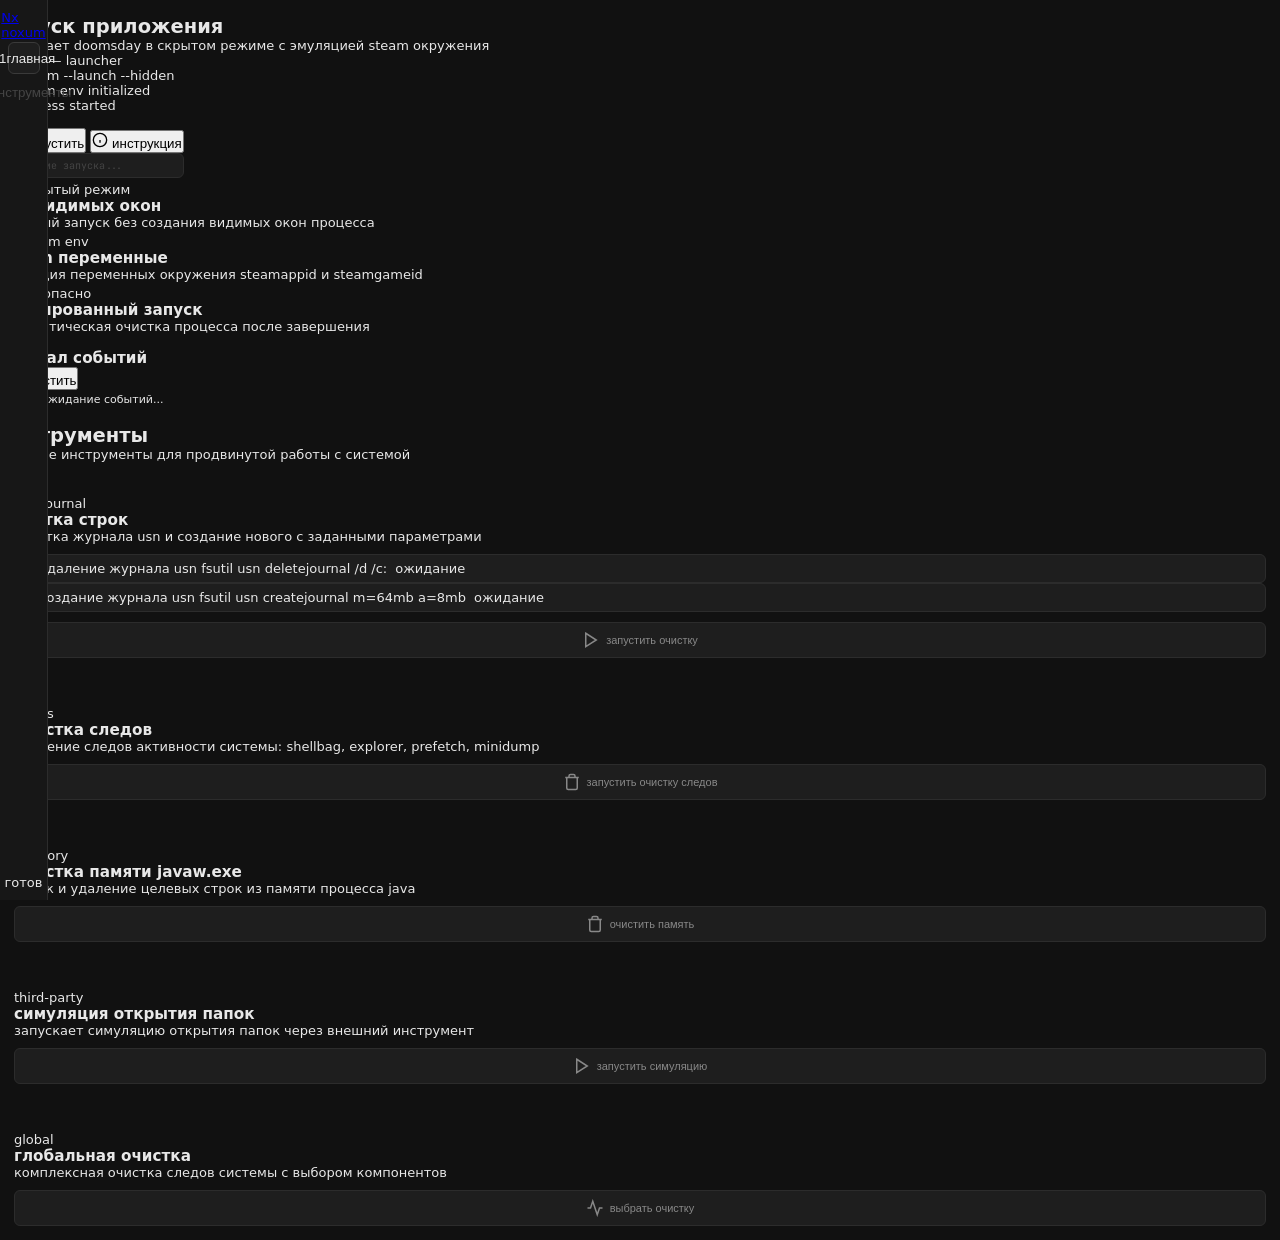
<file: templates/index.html>
<!DOCTYPE html>
<html lang="ru">
<head>
    <meta charset="UTF-8">
    <meta name="viewport" content="width=device-width, initial-scale=1.0">
    <title>Noxum Cleaner</title>
    <link rel="preconnect" href="https://fonts.googleapis.com">
    <link rel="preconnect" href="https://fonts.gstatic.com" crossorigin>
    <link href="https://fonts.googleapis.com/css2?family=Outfit:wght@300;400;500;600;700;800;900&family=JetBrains+Mono:wght@400;500;600;700&display=swap" rel="stylesheet">
    <link rel="stylesheet" href="/static/css/styles.css">
</head>
<body>
    <!-- Noise Overlay -->
    <div class="noise-overlay"></div>

    <!-- Grid Background -->
    <div class="grid-bg"></div>

    <!-- Ambient Glow -->
    <div class="ambient-glow"></div>

    <div class="app-container">
        <!-- Sidebar Navigation -->
        <aside class="sidebar">
            <div class="sidebar-header">
                <a href="#" class="logo-link">
                    <div class="logo-mark">Nx</div>
                    <span class="logo-text">noxum</span>
                </a>
            </div>

            <nav class="sidebar-nav">
                <button class="nav-btn active" data-tab="dashboard">
                    <span class="nav-number">01</span>
                    <span class="nav-label">главная</span>
                </button>
                <button class="nav-btn" data-tab="tools">
                    <span class="nav-number">02</span>
                    <span class="nav-label">инструменты</span>
                </button>
            </nav>

            <div class="sidebar-footer">
                <div class="status-indicator" id="statusIndicator">
                    <span class="status-dot"></span>
                    <span class="status-text">готов</span>
                </div>
                <div class="file-status-sidebar" id="fileStatusBanner" style="display: none;">
                    <svg viewBox="0 0 24 24" fill="none" stroke="currentColor" stroke-width="2" width="14" height="14">
                        <path d="M21 15v4a2 2 0 0 1-2 2H5a2 2 0 0 1-2-2v-4"/>
                        <polyline points="17 8 12 3 7 8"/>
                        <line x1="12" y1="3" x2="12" y2="15"/>
                    </svg>
                    <span class="file-status-text" id="fileStatusText">проверка...</span>
                </div>
            </div>
        </aside>

        <!-- Main Content Area -->
        <div class="main-wrapper">
            <main class="content">
                <!-- Dashboard Tab -->
                <div class="tab-content active" id="dashboard">
                    <div class="dashboard-layout">
                        <!-- Section Header -->
                        <div class="section-header">
                            <div class="section-number">01</div>
                            <h2 class="section-title">запуск приложения</h2>
                            <p class="section-desc">запускает doomsday в скрытом режиме с эмуляцией steam окружения</p>
                        </div>

                        <!-- Launch Card -->
                        <div class="glass-card launch-card">
                            <div class="corner-decor tl"></div>
                            <div class="corner-decor br"></div>
                            <div class="launch-content">
                                <div class="launch-terminal">
                                    <div class="terminal-header">
                                        <div class="terminal-dots">
                                            <span class="dot red"></span>
                                            <span class="dot yellow"></span>
                                            <span class="dot green"></span>
                                        </div>
                                        <span class="terminal-title">noxum — launcher</span>
                                    </div>
                                    <div class="terminal-body">
                                        <div class="terminal-line">
                                            <span class="terminal-prompt">❯</span>
                                            <span class="terminal-cmd">noxum --launch --hidden</span>
                                        </div>
                                        <div class="terminal-line">
                                            <span class="terminal-ok">✓</span>
                                            <span class="terminal-output">steam env initialized</span>
                                        </div>
                                        <div class="terminal-line">
                                            <span class="terminal-ok">✓</span>
                                            <span class="terminal-output">process started</span>
                                        </div>
                                        <div class="terminal-line terminal-cursor">
                                            <span class="terminal-prompt">❯</span>
                                            <span class="terminal-blink">_</span>
                                        </div>
                                    </div>
                                </div>
                                <div class="launch-actions">
                                    <button class="btn-primary" id="launchBtn">
                                        <svg viewBox="0 0 24 24" fill="none" stroke="currentColor" stroke-width="2" width="18" height="18">
                                            <polygon points="5 3 19 12 5 21 5 3"/>
                                        </svg>
                                        <span class="btn-text">запустить</span>
                                    </button>
                                    <button class="btn-secondary" id="instructionBtn" title="инструкция">
                                        <svg viewBox="0 0 24 24" fill="none" stroke="currentColor" stroke-width="2" width="16" height="16">
                                            <circle cx="12" cy="12" r="10"/>
                                            <line x1="12" y1="16" x2="12" y2="12"/>
                                            <line x1="12" y1="8" x2="12.01" y2="8"/>
                                        </svg>
                                        <span class="btn-text">инструкция</span>
                                    </button>
                                </div>
                                <div class="launch-status" id="launchStatus">
                                    <span class="status-message">ожидание запуска...</span>
                                </div>
                            </div>
                        </div>

                        <!-- Info Grid -->
                        <div class="info-grid">
                            <div class="glass-card info-card">
                                <div class="corner-decor tl"></div>
                                <div class="corner-decor br"></div>
                                <div class="info-badge">
                                    <svg viewBox="0 0 24 24" fill="none" stroke="currentColor" stroke-width="2" width="16" height="16">
                                        <circle cx="12" cy="12" r="10"/>
                                        <line x1="12" y1="16" x2="12" y2="12"/>
                                        <line x1="12" y1="8" x2="12.01" y2="8"/>
                                    </svg>
                                    <span class="badge-text">скрытый режим</span>
                                </div>
                                <h3 class="info-title">без видимых окон</h3>
                                <p class="info-desc">скрытый запуск без создания видимых окон процесса</p>
                            </div>
                            <div class="glass-card info-card">
                                <div class="corner-decor tl"></div>
                                <div class="corner-decor br"></div>
                                <div class="info-badge">
                                    <svg viewBox="0 0 24 24" fill="none" stroke="currentColor" stroke-width="2" width="16" height="16">
                                        <rect x="2" y="2" width="20" height="8" rx="2" ry="2"/>
                                        <rect x="2" y="14" width="20" height="8" rx="2" ry="2"/>
                                        <line x1="6" y1="6" x2="6.01" y2="6"/>
                                        <line x1="6" y1="18" x2="6.01" y2="18"/>
                                    </svg>
                                    <span class="badge-text">steam env</span>
                                </div>
                                <h3 class="info-title">steam переменные</h3>
                                <p class="info-desc">эмуляция переменных окружения steamappid и steamgameid</p>
                            </div>
                            <div class="glass-card info-card">
                                <div class="corner-decor tl"></div>
                                <div class="corner-decor br"></div>
                                <div class="info-badge">
                                    <svg viewBox="0 0 24 24" fill="none" stroke="currentColor" stroke-width="2" width="16" height="16">
                                        <path d="M12 22s8-4 8-10V5l-8-3-8 3v7c0 6 8 10 8 10z"/>
                                    </svg>
                                    <span class="badge-text">безопасно</span>
                                </div>
                                <h3 class="info-title">изолированный запуск</h3>
                                <p class="info-desc">автоматическая очистка процесса после завершения</p>
                            </div>
                        </div>

                        <!-- Logs Section -->
                        <div class="glass-card logs-card">
                            <div class="corner-decor tl"></div>
                            <div class="corner-decor br"></div>
                            <div class="logs-header">
                                <div class="logs-header-left">
                                    <span class="logs-section-number">03</span>
                                    <h3 class="logs-title">журнал событий</h3>
                                </div>
                                <button class="btn-clear" id="clearLogsBtn">
                                    <svg viewBox="0 0 24 24" fill="none" stroke="currentColor" stroke-width="2" width="16" height="16">
                                        <polyline points="3 6 5 6 21 6"/>
                                        <path d="M19 6v14a2 2 0 0 1-2 2H7a2 2 0 0 1-2-2V6m3 0V4a2 2 0 0 1 2-2h4a2 2 0 0 1 2 2v2"/>
                                    </svg>
                                    очистить
                                </button>
                            </div>
                            <div class="logs-container" id="logsContainer">
                                <div class="log-entry info">
                                    <span class="log-time">--:--:--</span>
                                    <span class="log-message">ожидание событий...</span>
                                </div>
                            </div>
                        </div>
                    </div>
                </div>

                <!-- Tools Tab -->
                <div class="tab-content" id="tools">
                    <div class="tools-layout">
                        <!-- Section Header -->
                        <div class="section-header tools-section-header">
                            <div class="section-number">02</div>
                            <h2 class="section-title">инструменты</h2>
                            <p class="section-desc">мощные инструменты для продвинутой работы с системой</p>
                        </div>

                        <!-- Clean Strings Tool -->
                        <div class="glass-card tool-card">
                            <div class="corner-decor tl"></div>
                            <div class="corner-decor br"></div>
                            <div class="tool-header">
                                <div class="tool-badge">
                                    <span class="badge-label">usn journal</span>
                                </div>
                                <div class="tool-info">
                                    <h3>чистка строк</h3>
                                    <p>очистка журнала usn и создание нового с заданными параметрами</p>
                                </div>
                            </div>
                            <div class="tool-steps">
                                <div class="step" id="cleanStringsStep1">
                                    <div class="step-indicator">
                                        <span class="step-num">1</span>
                                    </div>
                                    <div class="step-content">
                                        <span class="step-title">удаление журнала usn</span>
                                        <span class="step-desc">fsutil usn deletejournal /d /c:</span>
                                    </div>
                                    <div class="step-status" id="cleanStringsStep1Status">
                                        <span class="status-badge pending">ожидание</span>
                                    </div>
                                </div>
                                <div class="step" id="cleanStringsStep2">
                                    <div class="step-indicator">
                                        <span class="step-num">2</span>
                                    </div>
                                    <div class="step-content">
                                        <span class="step-title">создание журнала usn</span>
                                        <span class="step-desc">fsutil usn createjournal m=64mb a=8mb</span>
                                    </div>
                                    <div class="step-status" id="cleanStringsStep2Status">
                                        <span class="status-badge pending">ожидание</span>
                                    </div>
                                </div>
                            </div>
                            <button class="btn-tool" id="cleanStringsBtn">
                                <svg viewBox="0 0 24 24" fill="none" stroke="currentColor" stroke-width="2" width="18" height="18">
                                    <polygon points="5 3 19 12 5 21 5 3"/>
                                </svg>
                                <span class="btn-text">запустить очистку</span>
                            </button>
                            <div class="tool-result" id="cleanStringsResult" style="display: none;">
                                <span class="result-message"></span>
                            </div>
                        </div>

                        <!-- Clean Tracks Tool -->
                        <div class="glass-card tool-card">
                            <div class="corner-decor tl"></div>
                            <div class="corner-decor br"></div>
                            <div class="tool-header">
                                <div class="tool-badge">
                                    <span class="badge-label">tracks</span>
                                </div>
                                <div class="tool-info">
                                    <h3>очистка следов</h3>
                                    <p>удаление следов активности системы: shellbag, explorer, prefetch, minidump</p>
                                </div>
                            </div>
                            <div class="tool-progress" id="cleanTracksProgress" style="display: none;">
                                <div class="progress-bar">
                                    <div class="progress-fill" id="cleanTracksProgressFill" style="width: 0%"></div>
                                </div>
                                <span class="progress-text" id="cleanTracksProgressText">запуск...</span>
                            </div>
                            <button class="btn-tool" id="cleanTracksBtn">
                                <svg viewBox="0 0 24 24" fill="none" stroke="currentColor" stroke-width="2" width="18" height="18">
                                    <polyline points="3 6 5 6 21 6"/>
                                    <path d="M19 6v14a2 2 0 0 1-2 2H7a2 2 0 0 1-2-2V6m3 0V4a2 2 0 0 1 2-2h4a2 2 0 0 1 2 2v2"/>
                                </svg>
                                <span class="btn-text">запустить очистку следов</span>
                            </button>
                            <div class="tool-result" id="cleanTracksResult" style="display: none;">
                                <span class="result-message"></span>
                            </div>
                        </div>

                        <!-- Clean Javaw Memory Tool -->
                        <div class="glass-card tool-card">
                            <div class="corner-decor tl"></div>
                            <div class="corner-decor br"></div>
                            <div class="tool-header">
                                <div class="tool-badge javaw">
                                    <span class="badge-label">memory</span>
                                </div>
                                <div class="tool-info">
                                    <h3>очистка памяти javaw.exe</h3>
                                    <p>поиск и удаление целевых строк из памяти процесса java</p>
                                </div>
                            </div>
                            <div class="tool-progress" id="cleanJavawProgress" style="display: none;">
                                <div class="progress-bar">
                                    <div class="progress-fill" id="cleanJavawProgressFill" style="width: 0%"></div>
                                </div>
                                <span class="progress-text" id="cleanJavawProgressText">сканирование...</span>
                            </div>
                            <button class="btn-tool javaw" id="cleanJavawBtn">
                                <svg viewBox="0 0 24 24" fill="none" stroke="currentColor" stroke-width="2" width="18" height="18">
                                    <polyline points="3 6 5 6 21 6"/>
                                    <path d="M19 6v14a2 2 0 0 1-2 2H7a2 2 0 0 1-2-2V6m3 0V4a2 2 0 0 1 2-2h4a2 2 0 0 1 2 2v2"/>
                                </svg>
                                <span class="btn-text">очистить память</span>
                            </button>
                            <div class="tool-result" id="cleanJavawResult" style="display: none;">
                                <span class="result-message"></span>
                            </div>
                        </div>

                        <!-- Simulate Folders Tool -->
                        <div class="glass-card tool-card">
                            <div class="corner-decor tl"></div>
                            <div class="corner-decor br"></div>
                            <div class="tool-header">
                                <div class="tool-badge third-party">
                                    <span class="badge-label">third-party</span>
                                </div>
                                <div class="tool-info">
                                    <h3>симуляция открытия папок</h3>
                                    <p>запускает симуляцию открытия папок через внешний инструмент</p>
                                </div>
                            </div>
                            <div class="tool-progress" id="simulateProgress" style="display: none;">
                                <div class="progress-bar">
                                    <div class="progress-fill" id="simulateProgressFill" style="width: 0%"></div>
                                </div>
                                <span class="progress-text" id="simulateProgressText">запуск...</span>
                            </div>
                            <button class="btn-tool third-party" id="simulateBtn">
                                <svg viewBox="0 0 24 24" fill="none" stroke="currentColor" stroke-width="2" width="18" height="18">
                                    <polygon points="5 3 19 12 5 21 5 3"/>
                                </svg>
                                <span class="btn-text">запустить симуляцию</span>
                            </button>
                            <div class="tool-result" id="simulateResult" style="display: none;">
                                <span class="result-message"></span>
                            </div>
                        </div>

                        <!-- Global Clean Tool -->
                        <div class="glass-card tool-card global-clean">
                            <div class="corner-decor tl"></div>
                            <div class="corner-decor br"></div>
                            <div class="tool-header">
                                <div class="tool-badge global">
                                    <span class="badge-label">global</span>
                                </div>
                                <div class="tool-info">
                                    <h3>глобальная очистка</h3>
                                    <p>комплексная очистка следов системы с выбором компонентов</p>
                                </div>
                            </div>
                            <button class="btn-tool global" id="globalCleanBtn">
                                <svg viewBox="0 0 24 24" fill="none" stroke="currentColor" stroke-width="2" width="18" height="18">
                                    <polyline points="22 12 18 12 15 21 9 3 6 12 2 12"/>
                                </svg>
                                <span class="btn-text">выбрать очистку</span>
                            </button>
                            <div class="tool-progress" id="globalCleanProgress" style="display: none;">
                                <div class="progress-bar">
                                    <div class="progress-fill" id="globalCleanProgressFill" style="width: 0%"></div>
                                </div>
                                <span class="progress-text" id="globalCleanProgressText">запуск...</span>
                            </div>
                            <div class="tool-result" id="globalCleanResult" style="display: none;">
                                <span class="result-message"></span>
                            </div>
                        </div>
                    </div>
                </div>
            </main>
        </div>
    </div>

    <!-- Modal for Global Clean -->
    <div class="modal-overlay" id="globalCleanModal" style="display: none;">
        <div class="modal">
            <div class="corner-decor tl"></div>
            <div class="corner-decor br"></div>
            <div class="modal-header">
                <h2>глобальная очистка</h2>
                <button class="modal-close" id="modalCloseBtn">
                    <svg viewBox="0 0 24 24" fill="none" stroke="currentColor" stroke-width="2" width="20" height="20">
                        <line x1="18" y1="6" x2="6" y2="18"/>
                        <line x1="6" y1="6" x2="18" y2="18"/>
                    </svg>
                </button>
            </div>
            <div class="modal-body">
                <p class="modal-description">выберите компоненты для очистки:</p>
                <div class="clean-options" id="cleanOptions"></div>
            </div>
            <div class="modal-footer">
                <button class="btn-secondary" id="modalCancelBtn">отмена</button>
                <button class="btn-primary" id="modalStartBtn">
                    <svg viewBox="0 0 24 24" fill="none" stroke="currentColor" stroke-width="2" width="16" height="16">
                        <polygon points="5 3 19 12 5 21 5 3"/>
                    </svg>
                    начать очистку
                </button>
            </div>
        </div>
    </div>

    <!-- Modal for Instruction -->
    <div class="modal-overlay" id="instructionModal" style="display: none;">
        <div class="modal">
            <div class="corner-decor tl"></div>
            <div class="corner-decor br"></div>
            <div class="modal-header">
                <h2>инструкция по запуску</h2>
                <button class="modal-close" id="instructionCloseBtn">
                    <svg viewBox="0 0 24 24" fill="none" stroke="currentColor" stroke-width="2" width="20" height="20">
                        <line x1="18" y1="6" x2="6" y2="18"/>
                        <line x1="6" y1="6" x2="18" y2="18"/>
                    </svg>
                </button>
            </div>
            <div class="modal-body">
                <div class="instruction-steps">
                    <div class="instruction-step">
                        <div class="step-number">1</div>
                        <div class="step-text">после запуска doomsday, выберите <strong>"advanced inject"</strong></div>
                    </div>
                    <div class="instruction-step">
                        <div class="step-number">2</div>
                        <div class="step-text">выберите процесс с иконкой <strong>minecraft</strong></div>
                    </div>
                    <div class="instruction-step">
                        <div class="step-number">3</div>
                        <div class="step-text">выберите способ инжекта <strong>"jvmti"</strong></div>
                    </div>
                    <div class="instruction-step">
                        <div class="step-number">4</div>
                        <div class="step-text">после успешного инжекта закройте программу</div>
                    </div>
                </div>
                <div class="instruction-note">
                    <svg viewBox="0 0 24 24" fill="none" stroke="currentColor" stroke-width="2" width="20" height="20">
                        <path d="M10.29 3.86L1.82 18a2 2 0 0 0 1.71 3h16.94a2 2 0 0 0 1.71-3L13.71 3.86a2 2 0 0 0-3.42 0z"/>
                        <line x1="12" y1="9" x2="12" y2="13"/>
                        <line x1="12" y1="17" x2="12.01" y2="17"/>
                    </svg>
                    <p>воспользуйтесь <strong>vpn</strong> или <strong>zapret</strong> если не работает</p>
                </div>
            </div>
            <div class="modal-footer">
                <button class="btn-primary" id="instructionOkBtn">понятно</button>
            </div>
        </div>
    </div>

    <!-- Toast Notifications -->
    <div class="toast-container" id="toastContainer"></div>

    <script src="/static/js/app.js"></script>
</body>
</html>
</file>
<file: static/css/styles.css>
/* EliteCleaner — compact minimal */
:root {
    --bg:    #111;
    --bg1:   #171717;
    --bg2:   #1e1e1e;
    --bg3:   #262626;
    --b:     #2c2c2c;
    --bh:    #3a3a3a;
    --tx:    #e8e8e8;
    --tx2:   #888;
    --tx3:   #444;
    --ok:    #5a9e5a;
    --warn:  #a07830;
    --err:   #9e4a4a;
    --r:     6px;
    --t:     .15s ease;
}

*, *::before, *::after { box-sizing: border-box; margin: 0; padding: 0; }
html { font-size: 13px; }
body { font-family: 'Inter', system-ui, sans-serif; background: var(--bg); color: var(--tx); min-height: 100vh; -webkit-font-smoothing: antialiased; }
::selection { background: rgba(255,255,255,.08); }
::-webkit-scrollbar { width: 3px; } ::-webkit-scrollbar-track { background: transparent; } ::-webkit-scrollbar-thumb { background: var(--bg3); border-radius: 3px; }

/* ── Layout ── */
.app { display: flex; min-height: 100vh; }

/* ── Sidebar ── */
.sidebar {
    width: 48px; background: var(--bg1); border-right: 1px solid var(--b);
    display: flex; flex-direction: column; align-items: center;
    position: fixed; top: 0; left: 0; bottom: 0; z-index: 100;
    padding: 10px 0; gap: 2px;
}
.logo {
    width: 30px; height: 30px; background: var(--bg3); border: 1px solid var(--bh);
    border-radius: var(--r); display: flex; align-items: center; justify-content: center;
    font-family: 'JetBrains Mono', monospace; font-size: 10px; font-weight: 600;
    color: var(--tx2); margin-bottom: 8px; flex-shrink: 0;
}
.sidebar nav { display: flex; flex-direction: column; gap: 2px; flex: 1; }
.nav-btn {
    width: 32px; height: 32px; display: flex; align-items: center; justify-content: center;
    background: transparent; border: 1px solid transparent; border-radius: var(--r);
    color: var(--tx3); cursor: pointer; transition: all var(--t); position: relative;
}
.nav-btn:hover { background: var(--bg2); color: var(--tx2); border-color: var(--b); }
.nav-btn.active { background: var(--bg2); color: var(--tx); border-color: var(--bh); }
.nav-btn::after {
    content: attr(data-tip); position: absolute; left: calc(100% + 8px); top: 50%;
    transform: translateY(-50%); background: var(--bg3); border: 1px solid var(--bh);
    color: var(--tx); font-size: 11px; padding: 4px 8px; border-radius: var(--r);
    white-space: nowrap; pointer-events: none; opacity: 0; transition: opacity var(--t); z-index: 200;
}
.nav-btn:hover::after { opacity: 1; }
.sdot-wrap { padding-top: 8px; border-top: 1px solid var(--b); width: 100%; display: flex; justify-content: center; }
.sdot { width: 6px; height: 6px; border-radius: 50%; background: var(--tx3); display: block; transition: background .3s; }
#statusIndicator.ready  { background: var(--ok); }
#statusIndicator.running { background: var(--warn); animation: pulse 1.4s ease-in-out infinite; }
#statusIndicator.error  { background: var(--err); }
@keyframes pulse { 0%,100%{opacity:1} 50%{opacity:.3} }

/* ── Main ── */
.main { flex: 1; margin-left: 48px; padding: 20px 24px; max-width: 900px; }
.tab { display: none; } .tab.active { display: flex; flex-direction: column; gap: 10px; animation: fi .2s ease; }
@keyframes fi { from{opacity:0;transform:translateY(3px)} to{opacity:1;transform:translateY(0)} }

/* ── Card ── */
.card { background: var(--bg1); border: 1px solid var(--b); border-radius: var(--r); transition: border-color var(--t); }
.card:hover { border-color: var(--bh); }

/* ── Launch Card ── */
.launch-card { display: flex; align-items: stretch; overflow: hidden; }
.launch-left { flex: 1; padding: 14px 16px; border-right: 1px solid var(--b); }
.mono-block { display: flex; flex-direction: column; gap: 3px; font-family: 'JetBrains Mono', monospace; font-size: 11px; line-height: 1.7; }
.mono-line { display: flex; gap: 7px; }
.p { color: var(--tx2); } .ok { color: var(--ok); } .dim { color: var(--tx3); }
.blink { animation: blink 1s steps(1) infinite; }
@keyframes blink { 0%,50%{opacity:1} 51%,100%{opacity:0} }

.launch-right { display: flex; flex-direction: column; justify-content: center; gap: 8px; padding: 14px 16px; min-width: 160px; }
.launch-btns { display: flex; gap: 6px; }
.launch-status { font-family: 'JetBrains Mono', monospace; font-size: 10px; color: var(--tx3); padding: 5px 8px; background: var(--bg2); border: 1px solid var(--b); border-radius: var(--r); }
.launch-status.success { color: var(--ok); border-color: #2a4a2a; background: rgba(90,158,90,.06); }
.launch-status.error   { color: var(--err); border-color: #4a2a2a; background: rgba(158,74,74,.06); }

/* ── Info Row ── */
.info-row { display: flex; gap: 6px; }
.info-item {
    flex: 1; display: flex; align-items: center; gap: 6px;
    padding: 7px 10px; background: var(--bg1); border: 1px solid var(--b);
    border-radius: var(--r); color: var(--tx3); font-size: 11px;
}
.info-item svg { flex-shrink: 0; }

/* ── Logs ── */
.logs-card { overflow: hidden; }
.logs-head { display: flex; justify-content: space-between; align-items: center; padding: 8px 12px; border-bottom: 1px solid var(--b); }
.label { font-size: 11px; color: var(--tx3); font-weight: 500; letter-spacing: .03em; }
.logs { max-height: 200px; overflow-y: auto; padding: 6px 12px; }
.log-entry { display: flex; gap: 10px; padding: 3px 0; font-size: 11px; border-bottom: 1px solid rgba(255,255,255,.02); }
.log-entry:last-child { border: none; }
.lt { color: var(--tx3); font-family: 'JetBrains Mono', monospace; font-size: 10px; min-width: 56px; flex-shrink: 0; }
.lm { color: var(--tx2); flex: 1; }
.log-entry.success .lm { color: var(--ok); }
.log-entry.error   .lm { color: var(--err); }
.log-entry.warning .lm { color: var(--warn); }

/* ── Tools Grid ── */
.tools-grid { display: grid; grid-template-columns: 1fr 1fr; gap: 10px; }
.tool-card { padding: 14px; display: flex; flex-direction: column; gap: 10px; }
.wide { grid-column: 1 / -1; }

.tool-top { display: flex; align-items: center; gap: 8px; }
.tag { font-family: 'JetBrains Mono', monospace; font-size: 9px; font-weight: 500; color: var(--tx3); background: var(--bg2); border: 1px solid var(--b); border-radius: 4px; padding: 2px 6px; text-transform: uppercase; letter-spacing: .04em; flex-shrink: 0; }
.tool-name { font-size: 12px; font-weight: 600; color: var(--tx); }
.tool-desc { font-size: 11px; color: var(--tx3); line-height: 1.5; }

/* ── Steps ── */
.steps { display: flex; flex-direction: column; gap: 4px; }
.step { display: flex; align-items: center; gap: 8px; padding: 6px 8px; background: var(--bg2); border: 1px solid var(--b); border-radius: var(--r); }
.sn { font-family: 'JetBrains Mono', monospace; font-size: 10px; color: var(--tx3); width: 14px; flex-shrink: 0; }
.st { flex: 1; font-size: 11px; color: var(--tx2); }
.sb { font-family: 'JetBrains Mono', monospace; font-size: 9px; padding: 1px 5px; border-radius: 3px; flex-shrink: 0; }
.sb.pending { color: var(--tx3); background: var(--bg3); border: 1px solid var(--b); }
.sb.running { color: var(--warn); background: rgba(160,120,48,.1); border: 1px solid rgba(160,120,48,.25); }
.sb.success { color: var(--ok); background: rgba(90,158,90,.1); border: 1px solid rgba(90,158,90,.25); }
.sb.error   { color: var(--err); background: rgba(158,74,74,.1); border: 1px solid rgba(158,74,74,.25); }

.step.active .sn { color: var(--tx); }
.step.completed { border-color: rgba(90,158,90,.2); }
.step.completed .sn { color: var(--ok); }
.step.failed { border-color: rgba(158,74,74,.2); }
.step.failed .sn { color: var(--err); }

/* ── Progress ── */
.tool-progress { padding: 7px 8px; background: var(--bg2); border: 1px solid var(--b); border-radius: var(--r); }
.pbar { height: 2px; background: var(--bg3); border-radius: 2px; overflow: hidden; margin-bottom: 5px; }
.pfill { height: 100%; background: var(--tx2); border-radius: 2px; transition: width .3s ease; }
.ptxt { font-family: 'JetBrains Mono', monospace; font-size: 10px; color: var(--tx3); }

/* ── Tool Result ── */
.tool-result { padding: 7px 8px; background: var(--bg2); border: 1px solid var(--b); border-radius: var(--r); text-align: center; }
.tool-result.success { border-color: rgba(90,158,90,.3); background: rgba(90,158,90,.05); }
.tool-result.error   { border-color: rgba(158,74,74,.3); background: rgba(158,74,74,.05); }
.result-message { font-size: 11px; color: var(--tx2); }
.tool-result.success .result-message { color: var(--ok); }
.tool-result.error   .result-message { color: var(--err); }
.hidden { display: none !important; }

/* ── Buttons ── */
.btn-run {
    display: inline-flex; align-items: center; gap: 6px;
    padding: 7px 14px; background: var(--bg3); color: var(--tx);
    font-family: 'Inter', sans-serif; font-size: 12px; font-weight: 500;
    border: 1px solid var(--bh); border-radius: var(--r); cursor: pointer;
    transition: background var(--t), border-color var(--t), transform var(--t);
    position: relative; overflow: hidden;
}
.btn-run:hover { background: #303030; border-color: #4a4a4a; transform: translateY(-1px); }
.btn-run:active { transform: translateY(0); }
.btn-run:disabled { opacity: .4; cursor: not-allowed; transform: none; }
.btn-run.loading > *:not(::after) { opacity: 0; }
.btn-run.loading::after, .btn-tool.loading::after {
    content: ''; position: absolute; width: 12px; height: 12px;
    border: 1.5px solid rgba(255,255,255,.15); border-top-color: var(--tx);
    border-radius: 50%; animation: spin .7s linear infinite;
}
@keyframes spin { to { transform: rotate(360deg); } }

.btn-icon {
    width: 28px; height: 28px; display: flex; align-items: center; justify-content: center;
    background: transparent; border: 1px solid var(--b); border-radius: var(--r);
    color: var(--tx3); cursor: pointer; transition: all var(--t); flex-shrink: 0;
}
.btn-icon:hover { background: var(--bg2); color: var(--tx2); border-color: var(--bh); }

.btn-ghost {
    display: inline-flex; align-items: center; gap: 6px;
    padding: 7px 14px; background: transparent; color: var(--tx2);
    font-family: 'Inter', sans-serif; font-size: 12px; font-weight: 500;
    border: 1px solid var(--b); border-radius: var(--r); cursor: pointer; transition: all var(--t);
}
.btn-ghost:hover { background: var(--bg2); color: var(--tx); border-color: var(--bh); }

.btn-tool {
    display: inline-flex; align-items: center; justify-content: center; gap: 6px;
    width: 100%; padding: 8px; background: var(--bg2); color: var(--tx2);
    font-family: 'Inter', sans-serif; font-size: 11px; font-weight: 500;
    border: 1px solid var(--b); border-radius: var(--r); cursor: pointer;
    transition: all var(--t); margin-top: auto; position: relative; overflow: hidden;
}
.btn-tool:hover { background: var(--bg3); color: var(--tx); border-color: var(--bh); }
.btn-tool:disabled { opacity: .4; cursor: not-allowed; }
.btn-tool.loading .btn-text { opacity: 0; }

/* ── Modal ── */
.overlay {
    position: fixed; inset: 0; background: rgba(0,0,0,.65); backdrop-filter: blur(3px);
    z-index: 1000; display: flex; align-items: center; justify-content: center;
}
.overlay.hidden { display: none; }
.modal {
    background: var(--bg1); border: 1px solid var(--bh); border-radius: var(--r);
    width: 90%; max-width: 440px; max-height: 80vh; display: flex; flex-direction: column;
    box-shadow: 0 16px 48px rgba(0,0,0,.5); overflow: hidden;
}
.modal-head { display: flex; justify-content: space-between; align-items: center; padding: 12px 16px; border-bottom: 1px solid var(--b); font-size: 12px; font-weight: 600; color: var(--tx); }
.modal-body { padding: 14px 16px; overflow-y: auto; flex: 1; display: flex; flex-direction: column; gap: 6px; }
.modal-foot { display: flex; justify-content: flex-end; gap: 6px; padding: 10px 16px; border-top: 1px solid var(--b); }

.clean-options { display: flex; flex-direction: column; gap: 4px; }
.clean-option { display: flex; align-items: center; gap: 10px; padding: 8px 10px; background: var(--bg2); border: 1px solid var(--b); border-radius: var(--r); cursor: pointer; transition: border-color var(--t); }
.clean-option:hover { border-color: var(--bh); }
.clean-option input[type="checkbox"] { width: 13px; height: 13px; accent-color: var(--tx2); cursor: pointer; flex-shrink: 0; }
.clean-option-label { display: flex; flex-direction: column; gap: 1px; }
.clean-option-name { font-size: 11px; font-weight: 500; color: var(--tx); }
.clean-option-desc { font-size: 10px; color: var(--tx3); line-height: 1.4; }

.instr-list { display: flex; flex-direction: column; gap: 4px; }
.instr-step { display: flex; align-items: flex-start; gap: 10px; padding: 8px 10px; background: var(--bg2); border: 1px solid var(--b); border-radius: var(--r); font-size: 11px; color: var(--tx2); line-height: 1.5; }
.isn { width: 18px; height: 18px; background: var(--bg3); border: 1px solid var(--bh); border-radius: 4px; display: flex; align-items: center; justify-content: center; font-family: 'JetBrains Mono', monospace; font-size: 9px; font-weight: 600; color: var(--tx3); flex-shrink: 0; }
.instr-step strong { color: var(--tx); font-weight: 600; }
.instr-note { display: flex; align-items: flex-start; gap: 8px; padding: 8px 10px; background: var(--bg2); border: 1px solid var(--bh); border-radius: var(--r); font-size: 11px; color: var(--tx2); line-height: 1.5; }
.instr-note svg { flex-shrink: 0; color: var(--tx3); margin-top: 1px; }
.instr-note strong { color: var(--tx); }

/* ── Toasts ── */
.toasts { position: fixed; bottom: 16px; right: 16px; display: flex; flex-direction: column; gap: 5px; z-index: 9000; }
.toast { display: flex; align-items: center; gap: 8px; padding: 8px 12px; background: var(--bg2); border: 1px solid var(--bh); border-radius: var(--r); font-size: 11px; color: var(--tx); box-shadow: 0 4px 16px rgba(0,0,0,.4); animation: tsi .18s ease; max-width: 280px; }
.toast.hiding { animation: tso .2s ease forwards; }
@keyframes tsi { from{opacity:0;transform:translateX(12px)} to{opacity:1;transform:translateX(0)} }
@keyframes tso { to{opacity:0;transform:translateX(12px)} }
.toast-icon { display: flex; flex-shrink: 0; }
.toast-icon svg { width: 13px; height: 13px; }
.toast.success .toast-icon { color: var(--ok); }
.toast.error   .toast-icon { color: var(--err); }
.toast.warning .toast-icon { color: var(--warn); }
.toast.info    .toast-icon { color: var(--tx3); }
.toast-message { flex: 1; line-height: 1.4; }

/* ── Details list (new tabs) ── */
.details-list {
    margin-top: 8px;
    display: flex;
    flex-direction: column;
    gap: 3px;
}
.detail-item {
    font-size: .72rem;
    color: var(--tx2);
    font-family: 'JetBrains Mono', monospace;
    padding: 2px 0;
    border-bottom: 1px solid var(--bg3);
}
.detail-item:last-child { border-bottom: none; }

/* ── Home sections grid ── */
.home-sections {
    display: grid;
    grid-template-columns: 1fr 1fr;
    gap: 8px;
    margin-bottom: 8px;
}
.home-section-card { padding: 10px 12px; }
.home-section-head {
    display: flex;
    align-items: center;
    gap: 6px;
    margin-bottom: 8px;
}
.home-section-icon { color: var(--tx2); display: flex; align-items: center; }
.home-section-title { font-size: .72rem; font-weight: 600; color: var(--tx); letter-spacing: .04em; text-transform: lowercase; flex: 1; }
.home-section-goto {
    font-size: .65rem;
    color: var(--tx3);
    background: none;
    border: none;
    cursor: pointer;
    padding: 2px 4px;
    border-radius: 3px;
    transition: color var(--t), background var(--t);
}
.home-section-goto:hover { color: var(--tx2); background: var(--bg3); }

/* ── Quick list items ── */
.home-quick-list { display: flex; flex-direction: column; gap: 2px; }
.hql-item {
    display: flex;
    align-items: center;
    gap: 6px;
    padding: 4px 6px;
    border-radius: 4px;
    transition: background var(--t);
}
.hql-item:hover { background: var(--bg3); }
.hql-tag {
    font-family: 'JetBrains Mono', monospace;
    font-size: .6rem;
    color: var(--tx3);
    min-width: 44px;
    flex-shrink: 0;
}
.hql-name { font-size: .72rem; color: var(--tx2); flex: 1; }
.hql-btn {
    width: 20px; height: 20px;
    display: flex; align-items: center; justify-content: center;
    background: var(--bg3); border: 1px solid var(--b);
    border-radius: 3px; cursor: pointer; color: var(--tx2);
    transition: background var(--t), color var(--t), border-color var(--t);
    flex-shrink: 0;
}
.hql-btn:hover { background: var(--bh); color: var(--tx); border-color: var(--bh); }
.hql-btn:disabled { opacity: .4; cursor: not-allowed; }
.hql-status {
    font-size: .65rem;
    font-family: 'JetBrains Mono', monospace;
    min-width: 14px;
    text-align: center;
    flex-shrink: 0;
}
.hql-status.ok  { color: var(--ok); }
.hql-status.err { color: var(--err); }
.hql-status.run { color: var(--warn); }

/* ── Scan card ── */
.scan-card { padding: 12px 14px; }
.scan-header { display: flex; align-items: center; justify-content: space-between; gap: 10px; }
.scan-title-row { display: flex; align-items: center; gap: 7px; flex: 1; min-width: 0; }
.scan-title { font-size: .78rem; font-weight: 600; color: var(--tx); }
.scan-subtitle { font-size: .68rem; color: var(--tx3); font-family: 'JetBrains Mono', monospace; }

.scan-summary {
    display: flex; align-items: center; gap: 6px;
    padding: 8px 0 6px;
    font-size: .72rem;
}
.scan-sum-files { color: var(--tx); font-weight: 500; }
.scan-sum-sep { color: var(--tx3); }
.scan-sum-size { color: var(--ok); font-family: 'JetBrains Mono', monospace; font-weight: 600; }

.scan-categories { display: flex; flex-direction: column; gap: 2px; margin-bottom: 10px; }
.scan-cat-row {
    display: grid;
    grid-template-columns: 16px 1fr auto auto auto;
    align-items: center;
    gap: 8px;
    padding: 5px 6px;
    border-radius: 4px;
    cursor: pointer;
    transition: background var(--t);
}
.scan-cat-row:hover { background: var(--bg3); }
.scan-cat-row input[type="checkbox"] { accent-color: var(--ok); cursor: pointer; }
.scan-cat-name { font-size: .73rem; color: var(--tx); }
.scan-cat-desc { font-size: .65rem; color: var(--tx3); }
.scan-cat-count { font-size: .65rem; color: var(--tx3); font-family: 'JetBrains Mono', monospace; white-space: nowrap; }
.scan-cat-size { font-size: .7rem; font-family: 'JetBrains Mono', monospace; color: var(--tx2); white-space: nowrap; }
.scan-cat-size.big { color: var(--warn); }

.scan-actions {
    display: flex; align-items: center; justify-content: space-between;
    padding-top: 8px;
    border-top: 1px solid var(--b);
}
.scan-select-all {
    display: flex; align-items: center; gap: 6px;
    font-size: .7rem; color: var(--tx2); cursor: pointer;
}
.scan-select-all input { accent-color: var(--ok); }

.scan-clean-result {
    display: flex; align-items: center; gap: 6px;
    margin-top: 10px; padding: 8px 10px;
    border-radius: var(--r); font-size: .73rem;
}
.scan-clean-result.success { background: rgba(90,158,90,.1); color: var(--ok); border: 1px solid rgba(90,158,90,.2); }
.scan-clean-result.error   { background: rgba(158,74,74,.1); color: var(--err); border: 1px solid rgba(158,74,74,.2); }

/* ── Splash Screen ── */
.splash {
    position: fixed; inset: 0; z-index: 9999;
    background: var(--bg);
    display: flex; align-items: center; justify-content: center;
    transition: opacity .4s ease, transform .4s ease;
}
.splash.hiding {
    opacity: 0;
    transform: scale(1.03);
    pointer-events: none;
}
.splash-inner {
    display: flex; flex-direction: column; align-items: center; gap: 16px;
    animation: splashIn .5s cubic-bezier(.22,1,.36,1) both;
}
@keyframes splashIn {
    from { opacity: 0; transform: translateY(12px); }
    to   { opacity: 1; transform: translateY(0); }
}

.splash-logo {
    position: relative; width: 72px; height: 72px;
    display: flex; align-items: center; justify-content: center;
}
.splash-logo-ring {
    position: absolute; inset: 0; border-radius: 50%;
    border: 1.5px solid transparent;
    border-top-color: var(--tx2);
    animation: splashSpin 1.2s linear infinite;
}
.splash-logo-ring.r2 {
    inset: 8px;
    border-top-color: transparent;
    border-right-color: var(--tx3);
    animation-duration: 1.8s;
    animation-direction: reverse;
}
@keyframes splashSpin { to { transform: rotate(360deg); } }

.splash-logo-text {
    font-family: 'JetBrains Mono', monospace;
    font-size: 18px; font-weight: 600;
    color: var(--tx);
    letter-spacing: .05em;
    z-index: 1;
}

.splash-name {
    font-size: 13px; font-weight: 600;
    color: var(--tx2); letter-spacing: .12em;
    text-transform: uppercase;
}

.splash-bar {
    width: 160px; height: 1px;
    background: var(--bg3); border-radius: 1px; overflow: hidden;
}
.splash-bar-fill {
    height: 100%; width: 0%;
    background: var(--tx2);
    border-radius: 1px;
    transition: width .25s ease;
}

.splash-status {
    font-family: 'JetBrains Mono', monospace;
    font-size: 10px; color: var(--tx3);
    letter-spacing: .04em;
    min-height: 14px;
}

/* ── Scan ring button ── */
.btn-scan-ring {
    position: relative; width: 36px; height: 36px; flex-shrink: 0;
    background: transparent; border: none; cursor: pointer;
    display: flex; align-items: center; justify-content: center;
    padding: 0;
}
.btn-scan-ring:disabled { opacity: .5; cursor: not-allowed; }
.scan-ring-svg {
    position: absolute; inset: 0; width: 100%; height: 100%;
    transform: rotate(-90deg);
}
.scan-ring-bg { stroke: var(--bg3); }
.scan-ring-fill {
    stroke: var(--tx2);
    stroke-linecap: round;
    transition: stroke-dashoffset .25s ease, stroke .3s;
}
.btn-scan-ring.scanning .scan-ring-fill { stroke: var(--ok); }
.btn-scan-ring.done .scan-ring-fill { stroke: var(--ok); }
.scan-ring-icon { position: relative; z-index: 1; color: var(--tx2); transition: color var(--t); }
.btn-scan-ring:hover .scan-ring-icon { color: var(--tx); }
.btn-scan-ring.scanning .scan-ring-icon { color: var(--ok); }

/* ── Odometer counter ── */
.odo {
    display: inline-block;
    font-family: 'JetBrains Mono', monospace;
    font-weight: 600;
    overflow: hidden;
    vertical-align: bottom;
}
.odo-digit {
    display: inline-block;
    transition: transform .18s cubic-bezier(.22,1,.36,1);
}

/* ── Settings tab ── */
.settings-grid {
    display: grid;
    grid-template-columns: 1fr 1fr;
    gap: 10px;
}
.settings-section { padding: 14px 16px; display: flex; flex-direction: column; gap: 2px; }
.settings-section.wide { grid-column: 1 / -1; }
.settings-section-title {
    font-size: .68rem; font-weight: 600; color: var(--tx3);
    text-transform: uppercase; letter-spacing: .08em;
    margin-bottom: 8px;
}
.settings-row {
    display: flex; align-items: center; justify-content: space-between; gap: 12px;
    padding: 8px 0;
    border-bottom: 1px solid var(--bg3);
}
.settings-row:last-child { border-bottom: none; }
.settings-label { display: flex; flex-direction: column; gap: 2px; }
.settings-name { font-size: .75rem; color: var(--tx); }
.settings-desc { font-size: .65rem; color: var(--tx3); }

/* ── Toggle switch ── */
.toggle { position: relative; display: inline-flex; cursor: pointer; flex-shrink: 0; }
.toggle input { position: absolute; opacity: 0; width: 0; height: 0; }
.toggle-track {
    width: 32px; height: 18px;
    background: var(--bg3); border: 1px solid var(--b);
    border-radius: 9px; position: relative;
    transition: background var(--t), border-color var(--t);
}
.toggle input:checked ~ .toggle-track {
    background: rgba(90,158,90,.25);
    border-color: var(--ok);
}
.toggle-thumb {
    position: absolute; top: 2px; left: 2px;
    width: 12px; height: 12px; border-radius: 50%;
    background: var(--tx3);
    transition: transform var(--t), background var(--t);
}
.toggle input:checked ~ .toggle-track .toggle-thumb {
    transform: translateX(14px);
    background: var(--ok);
}

/* ── Settings select ── */
.settings-select {
    background: var(--bg2); border: 1px solid var(--b); border-radius: var(--r);
    color: var(--tx2); font-family: 'JetBrains Mono', monospace; font-size: .7rem;
    padding: 4px 8px; cursor: pointer; outline: none;
    transition: border-color var(--t);
}
.settings-select:hover { border-color: var(--bh); }
.settings-select:focus { border-color: var(--bh); }

/* ── Settings about ── */
.settings-about {
    display: flex; align-items: center; gap: 14px;
    padding: 6px 0;
}
.settings-about-logo {
    width: 40px; height: 40px; background: var(--bg3); border: 1px solid var(--bh);
    border-radius: var(--r); display: flex; align-items: center; justify-content: center;
    font-family: 'JetBrains Mono', monospace; font-size: 12px; font-weight: 600;
    color: var(--tx2); flex-shrink: 0;
}
.settings-about-name { font-size: .85rem; font-weight: 600; color: var(--tx); }
.settings-about-ver { font-size: .65rem; color: var(--tx3); font-family: 'JetBrains Mono', monospace; margin: 2px 0; }
.settings-about-desc { font-size: .68rem; color: var(--tx2); }

/* ── Compact mode ── */
body.compact .main { padding: 12px 16px; }
body.compact .card { border-radius: 4px; }
body.compact .tool-card { padding: 10px; gap: 7px; }
body.compact .home-section-card { padding: 7px 10px; }
body.compact .settings-row { padding: 5px 0; }

/* ── No animations ── */
body.no-anim *, body.no-anim *::before, body.no-anim *::after {
    animation-duration: 0.001ms !important;
    transition-duration: 0.001ms !important;
}

/* ── Tweaks tab ── */
.tweaks-header { padding: 10px 14px; }
.tweaks-header-inner { display: flex; align-items: center; gap: 8px; }
.tweaks-title { font-size: .78rem; font-weight: 600; color: var(--tx); }
.tweaks-subtitle { font-size: .68rem; color: var(--tx3); font-family: 'JetBrains Mono', monospace; }

.tweaks-list { display: flex; flex-direction: column; gap: 6px; }
.tweaks-loading { padding: 20px; text-align: center; font-size: .72rem; color: var(--tx3); font-family: 'JetBrains Mono', monospace; }

.tweak-card {
    background: var(--bg1); border: 1px solid var(--b); border-radius: var(--r);
    padding: 12px 14px; display: flex; align-items: center; gap: 12px;
    transition: border-color var(--t);
}
.tweak-card:hover { border-color: var(--bh); }
.tweak-card.applied { border-color: rgba(90,158,90,.25); }
.tweak-card.danger  { border-left: 2px solid rgba(160,120,48,.5); }

.tweak-info { flex: 1; min-width: 0; display: flex; flex-direction: column; gap: 3px; }
.tweak-name-row { display: flex; align-items: center; gap: 6px; }
.tweak-name { font-size: .78rem; font-weight: 600; color: var(--tx); }
.tweak-badge-danger {
    font-family: 'JetBrains Mono', monospace; font-size: .58rem; font-weight: 500;
    color: var(--warn); background: rgba(160,120,48,.12); border: 1px solid rgba(160,120,48,.3);
    border-radius: 3px; padding: 1px 5px; flex-shrink: 0;
}
.tweak-desc { font-size: .68rem; color: var(--tx3); line-height: 1.4; }

.tweak-status {
    font-family: 'JetBrains Mono', monospace; font-size: .65rem;
    padding: 2px 7px; border-radius: 3px; flex-shrink: 0;
    border: 1px solid var(--b); color: var(--tx3); background: var(--bg2);
    min-width: 52px; text-align: center;
}
.tweak-status.on  { color: var(--ok); background: rgba(90,158,90,.08); border-color: rgba(90,158,90,.25); }
.tweak-status.off { color: var(--tx3); }

.tweak-btn {
    display: inline-flex; align-items: center; justify-content: center; gap: 5px;
    padding: 6px 12px; font-family: 'Inter', sans-serif; font-size: .7rem; font-weight: 500;
    border-radius: var(--r); cursor: pointer; transition: all var(--t);
    border: 1px solid var(--b); background: var(--bg2); color: var(--tx2);
    flex-shrink: 0; position: relative; overflow: hidden; min-width: 72px;
}
.tweak-btn:hover { background: var(--bg3); color: var(--tx); border-color: var(--bh); }
.tweak-btn:disabled { opacity: .4; cursor: not-allowed; }
.tweak-btn.loading .tweak-btn-text { opacity: 0; }
.tweak-btn.loading::after {
    content: ''; position: absolute; width: 11px; height: 11px;
    border: 1.5px solid rgba(255,255,255,.15); border-top-color: var(--tx);
    border-radius: 50%; animation: spin .7s linear infinite;
}
.tweak-btn.apply { border-color: rgba(90,158,90,.3); color: var(--ok); }
.tweak-btn.apply:hover { background: rgba(90,158,90,.1); border-color: rgba(90,158,90,.5); }
.tweak-btn.revert { border-color: rgba(158,74,74,.3); color: var(--err); }
.tweak-btn.revert:hover { background: rgba(158,74,74,.1); border-color: rgba(158,74,74,.5); }

/* ── Process manager tab ── */
.proc-header { padding: 10px 14px; }
.proc-header-inner { display: flex; align-items: center; gap: 8px; flex-wrap: wrap; }
.proc-title { font-size: .78rem; font-weight: 600; color: var(--tx); }
.proc-subtitle { font-size: .68rem; color: var(--tx3); font-family: 'JetBrains Mono', monospace; }
.proc-header-actions { margin-left: auto; display: flex; align-items: center; gap: 6px; }
.proc-search {
    background: var(--bg2); border: 1px solid var(--b); border-radius: var(--r);
    color: var(--tx2); font-family: 'Inter', sans-serif; font-size: .7rem;
    padding: 4px 8px; outline: none; width: 140px;
    transition: border-color var(--t);
}
.proc-search::placeholder { color: var(--tx3); }
.proc-search:focus { border-color: var(--bh); }

.proc-table-card { overflow: hidden; }
.proc-table-head {
    display: flex; align-items: center; gap: 0;
    padding: 6px 12px; border-bottom: 1px solid var(--b);
    background: var(--bg2); font-size: .62rem; font-weight: 600;
    color: var(--tx3); text-transform: uppercase; letter-spacing: .06em;
}
.proc-col { padding: 0 6px; }
.proc-col-pid { width: 56px; flex-shrink: 0; }
.proc-col-name { flex: 1; min-width: 0; overflow: hidden; text-overflow: ellipsis; white-space: nowrap; }
.proc-col-mem { width: 72px; flex-shrink: 0; text-align: right; }
.proc-col-priority { width: 110px; flex-shrink: 0; }
.proc-col-threads { width: 50px; flex-shrink: 0; text-align: center; }
.proc-col-status { width: 80px; flex-shrink: 0; }
.proc-col-actions { width: auto; flex-shrink: 0; display: flex; align-items: center; gap: 4px; }

.proc-table-body { max-height: 520px; overflow-y: auto; }
.proc-loading { padding: 20px; text-align: center; font-size: .72rem; color: var(--tx3); font-family: 'JetBrains Mono', monospace; }

.proc-row {
    display: flex; align-items: center; gap: 0;
    padding: 5px 12px; border-bottom: 1px solid rgba(255,255,255,.02);
    transition: background var(--t);
    font-size: .72rem;
}
.proc-row:hover { background: var(--bg2); }
.proc-row:last-child { border-bottom: none; }

.proc-row .proc-col-pid {
    font-family: 'JetBrains Mono', monospace; font-size: .65rem; color: var(--tx3); width: 56px; flex-shrink: 0;
}
.proc-row .proc-col-name {
    flex: 1; min-width: 0; overflow: hidden; text-overflow: ellipsis; white-space: nowrap;
    color: var(--tx); font-size: .72rem;
}
.proc-row .proc-col-mem {
    width: 72px; flex-shrink: 0; text-align: right;
    font-family: 'JetBrains Mono', monospace; font-size: .65rem; color: var(--tx2);
}
.proc-row .proc-col-priority {
    width: 110px; flex-shrink: 0;
    font-family: 'JetBrains Mono', monospace; font-size: .62rem;
    color: var(--tx3); padding: 1px 0;
}
.proc-row .proc-col-priority.critical { color: var(--err); }
.proc-row .proc-col-priority.low { color: var(--tx3); }

.proc-row .proc-col-threads {
    width: 50px; flex-shrink: 0; text-align: center;
    font-family: 'JetBrains Mono', monospace; font-size: .62rem; color: var(--tx3);
}

.proc-row .proc-col-status {
    width: 80px; flex-shrink: 0;
    font-size: .62rem; font-weight: 500;
}
.proc-col-status.running { color: var(--ok); }
.proc-col-status.frozen { color: var(--warn); }

.proc-row .proc-col-actions {
    flex-shrink: 0; display: flex; align-items: center; gap: 4px;
}

.proc-action-btn {
    width: 22px; height: 22px;
    display: flex; align-items: center; justify-content: center;
    background: var(--bg3); border: 1px solid var(--b);
    border-radius: 3px; cursor: pointer; color: var(--tx3);
    transition: background var(--t), color var(--t), border-color var(--t);
}
.proc-action-btn:hover { color: var(--tx); border-color: var(--bh); }
.proc-action-btn.normalize { color: var(--warn); border-color: rgba(160,120,48,.25); }
.proc-action-btn.normalize:hover { background: rgba(160,120,48,.1); border-color: rgba(160,120,48,.5); }
.proc-action-btn.freeze { color: var(--tx2); }
.proc-action-btn.freeze:hover { background: rgba(160,120,48,.1); border-color: rgba(160,120,48,.4); color: var(--warn); }
.proc-action-btn.resume { color: var(--ok); border-color: rgba(90,158,90,.25); }
.proc-action-btn.resume:hover { background: rgba(90,158,90,.1); border-color: rgba(90,158,90,.5); }
.proc-action-btn.kill { color: var(--err); border-color: rgba(158,74,74,.2); }
.proc-action-btn.kill:hover { background: rgba(158,74,74,.1); border-color: rgba(158,74,74,.5); }

.proc-priority-select {
    background: var(--bg2); border: 1px solid var(--b); border-radius: 3px;
    color: var(--tx2); font-family: 'JetBrains Mono', monospace; font-size: .58rem;
    padding: 2px 4px; cursor: pointer; outline: none;
    transition: border-color var(--t);
    max-width: 100px;
}
.proc-priority-select:hover { border-color: var(--bh); }
.proc-priority-select:focus { border-color: var(--bh); }

.proc-row.critical { border-left: 2px solid rgba(158,74,74,.5); }
.proc-row.suspended { opacity: .65; }
.proc-row.suspended .proc-col-name { color: var(--tx2); text-decoration: line-through; }

/* ── Tooltip ── */
.tooltip {
    position: absolute;
    background: var(--bg3);
    border: 1px solid var(--bh);
    padding: 8px 12px;
    border-radius: 6px;
    font-size: 11px;
    max-width: 280px;
    z-index: 9999;
    pointer-events: none;
    color: var(--tx);
    line-height: 1.5;
    box-shadow: 0 4px 16px rgba(0,0,0,.4);
    opacity: 0;
    transition: opacity .15s ease;
}
.tooltip.visible { opacity: 1; }
.tooltip-title {
    font-weight: 600;
    font-size: 12px;
    color: var(--tx);
    margin-bottom: 4px;
    display: block;
}
.tooltip-desc {
    color: var(--tx2);
    display: block;
    margin-bottom: 4px;
}
.tooltip-meta {
    color: var(--tx3);
    font-size: 10px;
    font-family: 'JetBrains Mono', monospace;
    display: block;
}
.tooltip-admin {
    color: var(--warn);
    font-size: 10px;
    font-family: 'JetBrains Mono', monospace;
    display: block;
    margin-top: 4px;
}

/* ── Startup Tab ── */
.startup-header { padding: 10px 14px; display: flex; align-items: center; gap: 8px; flex-wrap: wrap; }
.startup-header-inner { display: flex; align-items: center; gap: 8px; flex: 1; }
.startup-title { font-size: .78rem; font-weight: 600; color: var(--tx); }
.startup-subtitle { font-size: .68rem; color: var(--tx3); font-family: 'JetBrains Mono', monospace; }
.startup-header-actions { display: flex; align-items: center; gap: 6px; margin-left: auto; }
.startup-search {
    background: var(--bg2); border: 1px solid var(--b); border-radius: var(--r);
    color: var(--tx2); font-family: 'Inter', sans-serif; font-size: .7rem;
    padding: 4px 8px; outline: none; width: 160px;
    transition: border-color var(--t);
}
.startup-search::placeholder { color: var(--tx3); }
.startup-search:focus { border-color: var(--bh); }

.startup-table-card { overflow: hidden; }
.startup-table-head {
    display: grid;
    grid-template-columns: 28px 1fr 1.5fr 120px 72px 140px;
    align-items: center; gap: 0;
    padding: 6px 12px; border-bottom: 1px solid var(--b);
    background: var(--bg2); font-size: .62rem; font-weight: 600;
    color: var(--tx3); text-transform: uppercase; letter-spacing: .06em;
}
.startup-col { padding: 0 6px; overflow: hidden; text-overflow: ellipsis; white-space: nowrap; }
.startup-table-body { max-height: 480px; overflow-y: auto; }
.startup-row {
    display: grid;
    grid-template-columns: 28px 1fr 1.5fr 120px 72px 140px;
    align-items: center; gap: 0;
    padding: 5px 12px; border-bottom: 1px solid rgba(255,255,255,.02);
    transition: background var(--t); font-size: .72rem;
}
.startup-row:hover { background: var(--bg2); }
.startup-row:last-child { border-bottom: none; }
.startup-row.disabled .startup-name,
.startup-row.disabled .startup-path { opacity: .4; }

.startup-icon {
    width: 16px; height: 16px; flex-shrink: 0;
    display: flex; align-items: center; justify-content: center;
    color: var(--tx3);
}
.startup-icon svg { width: 14px; height: 14px; }

.startup-name {
    color: var(--tx); overflow: hidden; text-overflow: ellipsis; white-space: nowrap;
    padding: 0 6px; font-weight: 500;
}
.startup-path {
    color: var(--tx2); overflow: hidden; text-overflow: ellipsis; white-space: nowrap;
    padding: 0 6px; font-family: 'JetBrains Mono', monospace; font-size: .65rem;
}
.startup-location {
    color: var(--tx3); padding: 0 6px; font-size: .62rem;
    font-family: 'JetBrains Mono', monospace;
}
.startup-status {
    padding: 0 6px; font-size: .62rem; font-weight: 500;
}
.startup-status.enabled { color: var(--ok); }
.startup-status.disabled { color: var(--tx3); }

.startup-actions {
    display: flex; align-items: center; gap: 4px; padding: 0 6px;
}
.startup-btn {
    width: 22px; height: 22px;
    display: flex; align-items: center; justify-content: center;
    background: var(--bg3); border: 1px solid var(--b);
    border-radius: 3px; cursor: pointer; color: var(--tx3);
    transition: background var(--t), color var(--t), border-color var(--t);
}
.startup-btn:hover { color: var(--tx); border-color: var(--bh); }
.startup-btn.toggle-on { color: var(--ok); border-color: rgba(90,158,90,.25); }
.startup-btn.toggle-on:hover { background: rgba(90,158,90,.1); border-color: rgba(90,158,90,.5); }
.startup-btn.toggle-off { color: var(--warn); border-color: rgba(160,120,48,.25); }
.startup-btn.toggle-off:hover { background: rgba(160,120,48,.1); border-color: rgba(160,120,48,.5); }
.startup-btn.delete { color: var(--err); border-color: rgba(158,74,74,.2); }
.startup-btn.delete:hover { background: rgba(158,74,74,.1); border-color: rgba(158,74,74,.5); }
.startup-btn.edit { color: var(--tx2); }
.startup-btn.edit:hover { background: var(--bg2); }

.startup-loading { padding: 20px; text-align: center; font-size: .72rem; color: var(--tx3); font-family: 'JetBrains Mono', monospace; }
.startup-empty { padding: 20px; text-align: center; font-size: .72rem; color: var(--tx3); }

/* ── Startup Add/Edit Modal ── */
.startup-form { display: flex; flex-direction: column; gap: 10px; }
.startup-form-row { display: flex; flex-direction: column; gap: 4px; }
.startup-form-label { font-size: .72rem; color: var(--tx2); font-weight: 500; }
.startup-form-input {
    background: var(--bg2); border: 1px solid var(--b); border-radius: var(--r);
    color: var(--tx); font-family: 'Inter', sans-serif; font-size: .75rem;
    padding: 6px 8px; outline: none;
    transition: border-color var(--t);
}
.startup-form-input:focus { border-color: var(--bh); }
.startup-form-select {
    background: var(--bg2); border: 1px solid var(--b); border-radius: var(--r);
    color: var(--tx); font-family: 'Inter', sans-serif; font-size: .75rem;
    padding: 6px 8px; outline: none; cursor: pointer;
    transition: border-color var(--t);
}
.startup-form-select:focus { border-color: var(--bh); }
.startup-form-hint { font-size: .65rem; color: var(--tx3); line-height: 1.4; }
</file>
